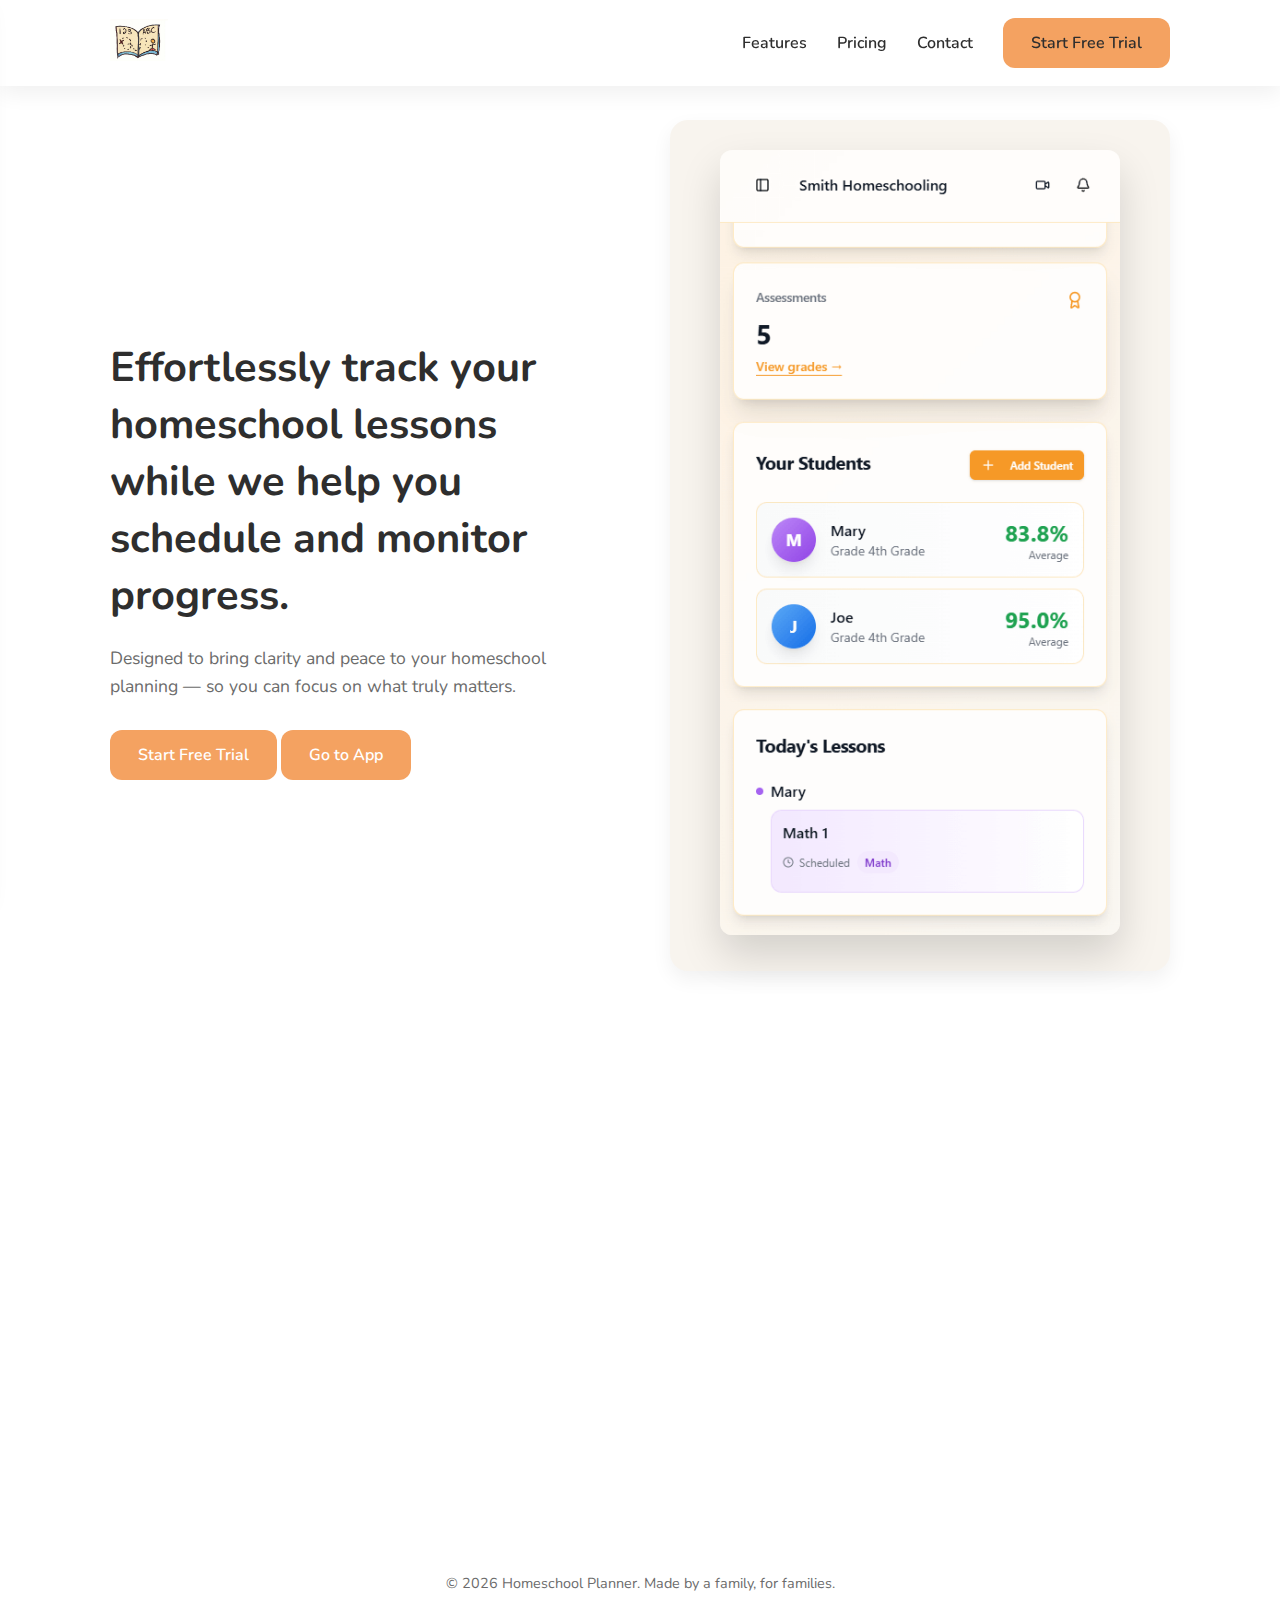
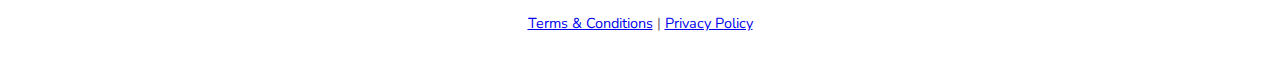
<file: index.html>
<!DOCTYPE html>
<html lang="en">
<head>
<meta charset="UTF-8">
<meta name="viewport" content="width=device-width, initial-scale=1.0">
<title>Homeschool Planner</title>

<link rel="preconnect" href="https://fonts.googleapis.com">
<link rel="stylesheet" href="styles.css?v=1.1">
<link rel="manifest" href="/manifest.json">
<meta name="theme-color" content="#111111">
</head>

<body>

<!-- HEADER LOAD -->
<div id="header"></div>

<!-- HERO -->
<section class="hero container fade-in">
  
  <div class="hero-grid">

    <div class="hero-content">
      <h1>
        Effortlessly track your homeschool lessons while we help you schedule and monitor progress.
      </h1>

      <p>
        Designed to bring clarity and peace to your homeschool planning —
        so you can focus on what truly matters.
      </p>

      <a href="pricing.html" class="btn-primary">Start Free Trial</a>
      <a href="https://app.homeschoolflex.com/" class="btn-primary" target="_blank" rel="noopener noreferrer">Go to App</a>
    </div>

    <div class="hero-card">
      <div class="screenshot-container">
        <img src="images/AppST.png" alt="App Screenshot">
      </div>
    </div>

  </div>

</section>


<!-- FEATURES -->
<section id="features" class="container fade-in">
  <h2>Built to support your family’s learning journey.</h2>

  <div style="
    display:grid;
    grid-template-columns:repeat(auto-fit,minmax(250px,1fr));
    gap:30px;">
    
    <div style="
      background:white;
      padding:30px;
      border-radius:var(--radius-large);
      box-shadow:var(--shadow-soft);">
      <h3>Smart Scheduling</h3>
      <p>Easily plan and adjust lessons with flexibility.</p>
    </div>

    <div style="
      background:white;
      padding:30px;
      border-radius:var(--radius-large);
      box-shadow:var(--shadow-soft);">
      <h3>Clear Progress Tracking</h3>
      <p>Monitor growth and stay organized effortlessly.</p>
    </div>

    <div style="
      background:white;
      padding:30px;
      border-radius:var(--radius-large);
      box-shadow:var(--shadow-soft);">
      <h3>Designed for Families</h3>
      <p>Made by a family, for families.</p>
    </div>

  </div>
</section>

<!-- FINAL CTA -->
<section class="container fade-in" style="text-align:center;">
  <h2>Start your free trial today.</h2>
  <p>No credit card required.</p>
  <a href="pricing.html" class="btn-primary">Start Free Trial</a>
</section>

<!-- FOOTER LOAD -->
<div id="footer"></div>

<script src="main.js?v=1.1"></script>

</body>
</html>
</file>
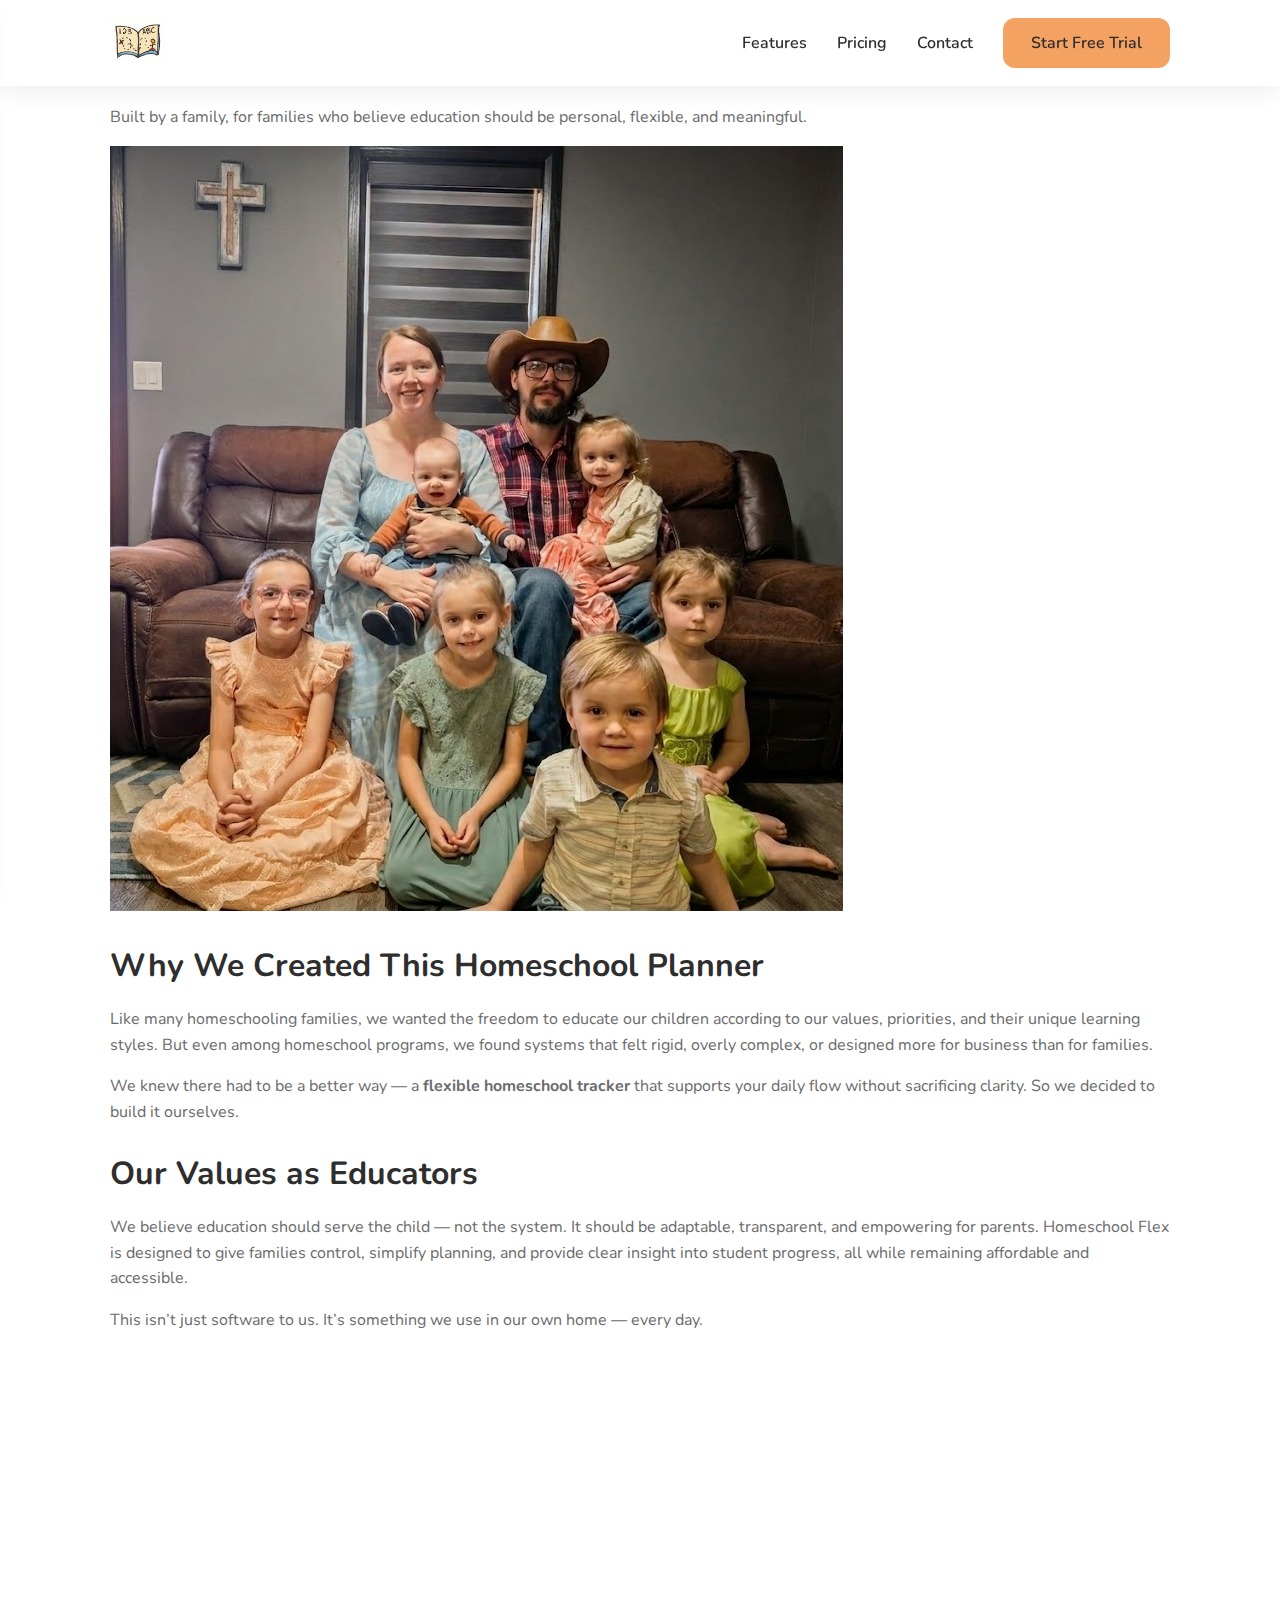
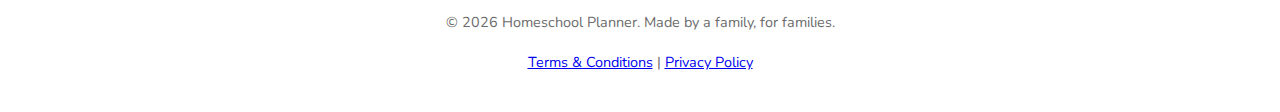
<file: about.html>
<!DOCTYPE html>
<html lang="en">
<head>
<meta charset="UTF-8">
<meta name="viewport" content="width=device-width, initial-scale=1.0">
<title>About Homeschool Flex | Built by a Homeschool Family</title>
<meta name="description" content="Learn the story behind Homeschool Flex, a homeschool planner built by a homeschooling family for flexible lesson planning and record keeping.">
<link rel="canonical" href="https://homeschoolflex.com/about.html">
<meta property="og:title" content="About Homeschool Flex">
<meta property="og:description" content="The story behind Homeschool Flex and the family values that shaped the planner.">
<meta property="og:type" content="article">
<meta property="og:url" content="https://homeschoolflex.com/about.html">
<meta property="og:image" content="https://homeschoolflex.com/images/family_final.jpg">
<meta property="og:image:alt" content="The homeschooling family behind Homeschool Flex">
<meta name="twitter:card" content="summary_large_image">
<meta name="twitter:title" content="About Homeschool Flex">
<meta name="twitter:description" content="The story behind Homeschool Flex and the family values that shaped the planner.">
<meta name="twitter:image" content="https://homeschoolflex.com/images/family_final.jpg">
<link rel="stylesheet" href="styles.css">
<link rel="icon" href="/favicon.ico" type="image/x-icon">
</head>

<body>

<div id="header"></div>

<section class="about-hero container fade-in">
  <h1>The Story Behind Homeschool Flex</h1>
  <p class="about-subtitle">
    Built by a family, for families who believe education should be personal, flexible, and meaningful.
  </p>
</section>

<section class="about-content container">

  <div class="about-grid">

    <div class="about-image">
      <img src="images/family_final.jpg" alt="The homeschooling family behind the Homeschool Flex planner">
    </div>

    <div class="about-text">
      <h2>Why We Created This Homeschool Planner</h2>
      <p>
        Like many homeschooling families, we wanted the freedom to educate our children
        according to our values, priorities, and their unique learning styles. 
        But even among homeschool programs, we found systems that felt rigid, 
        overly complex, or designed more for business than for families.
      </p>

      <p>
        We knew there had to be a better way — a <strong>flexible homeschool tracker</strong> that supports your daily flow
        without sacrificing clarity. So we decided to build it ourselves.
      </p>

      <h2>Our Values as Educators</h2>
      <p>
        We believe education should serve the child — not the system. 
        It should be adaptable, transparent, and empowering for parents. 
        Homeschool Flex is designed to give families control, 
        simplify planning, and provide clear insight into student progress, 
        all while remaining affordable and accessible.
      </p>

      <p>
        This isn’t just software to us. 
        It’s something we use in our own home — every day.
      </p>
    </div>

  </div>

</section>

<section class="container fade-in" style="text-align:center;">
  <h2>Join Our Family of Homeschoolers</h2>
  <p>Start your 60-day free trial and experience the difference today.</p>
  <a href="pricing.html" class="btn-primary">Start Free Trial</a>
  <p class="no-card-note">No credit card required for free trial.</p>
</section>

<div id="footer"></div>

<script src="main.js"></script>

</body>
</html>
</file>
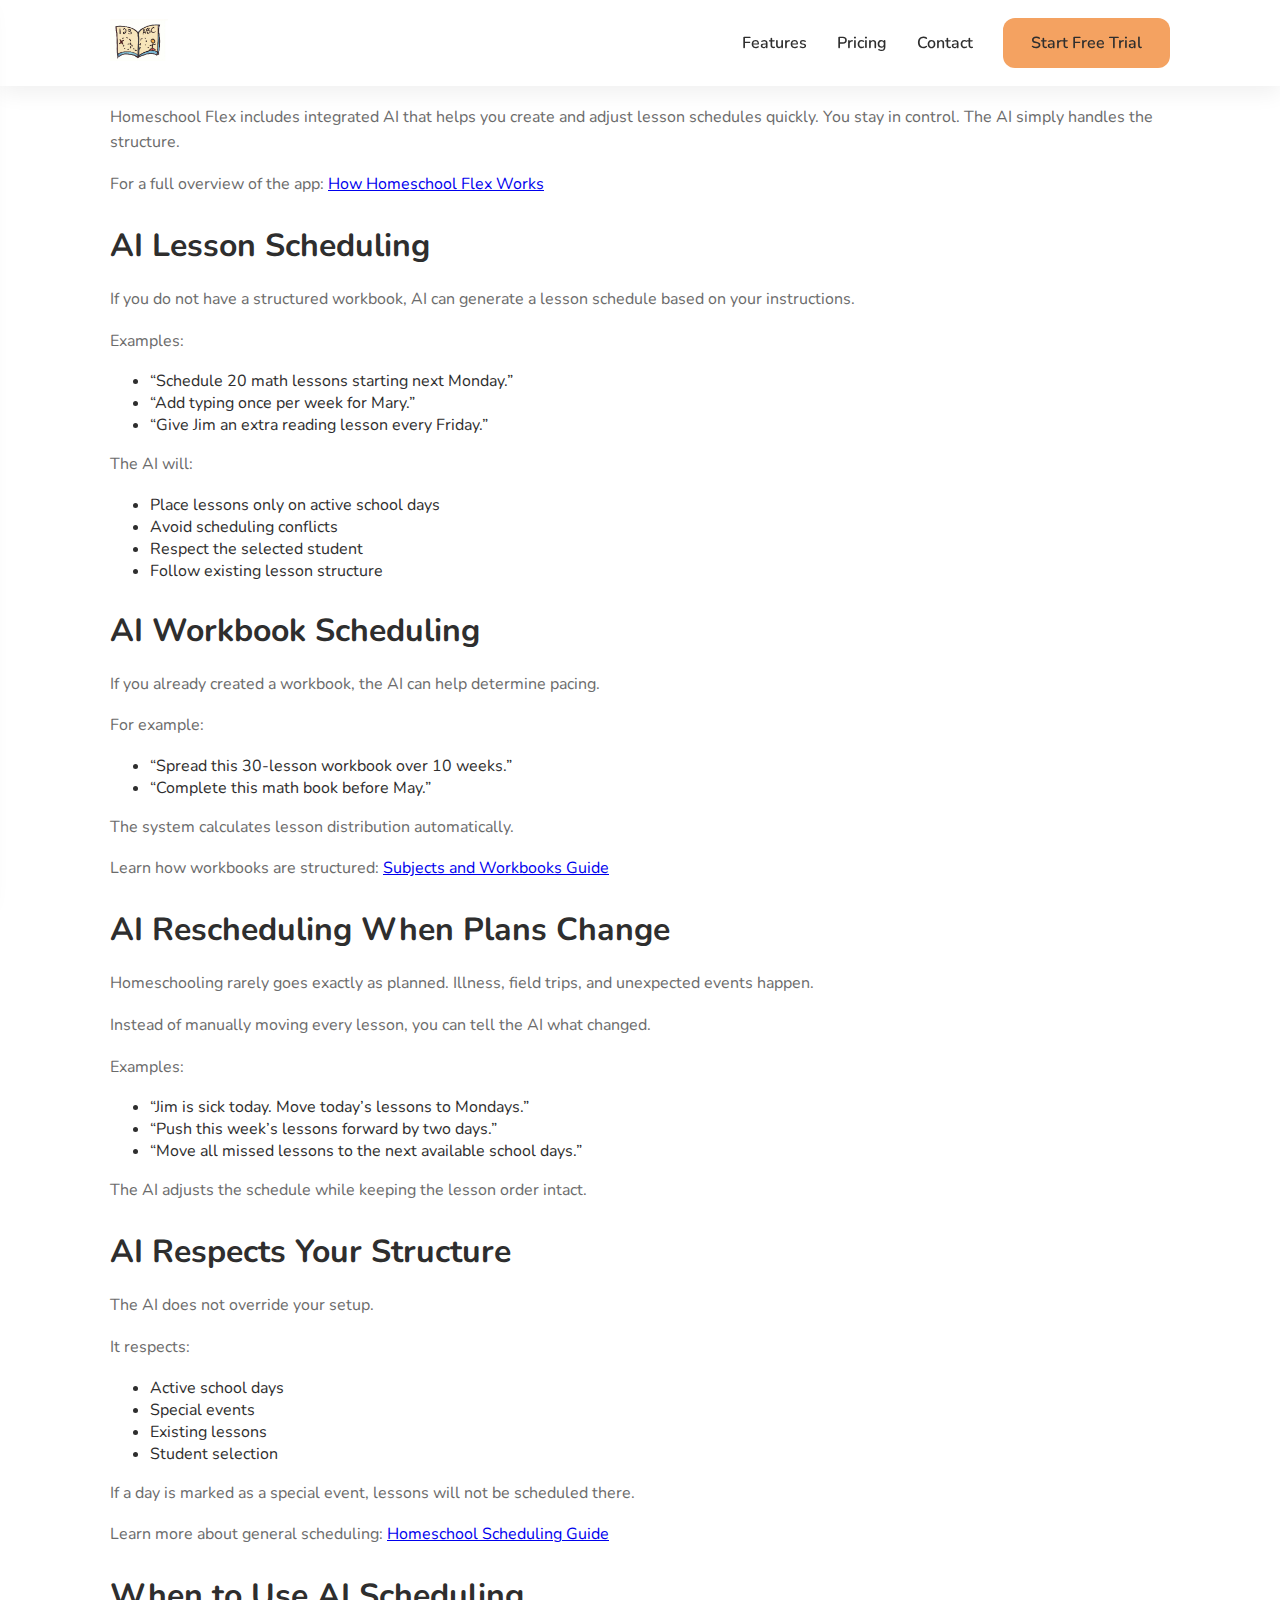
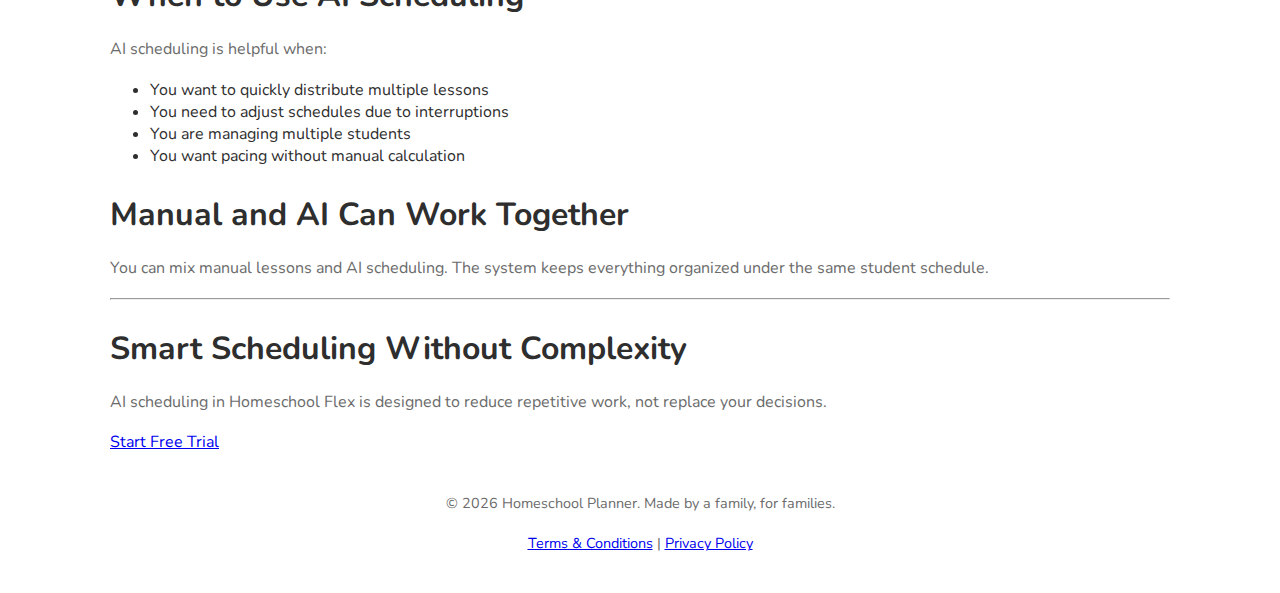
<file: ai-homeschool-scheduling.html>
<!DOCTYPE html>
<html lang="en">
<head>
  <meta charset="UTF-8">
  <title>AI Homeschool Scheduling | Smart Lesson Planning</title>
  <meta name="description" content="Use AI to schedule and reschedule homeschool lessons. Automatically plan workbooks, create custom lesson sequences, and adjust schedules when life changes.">
  <meta name="viewport" content="width=device-width, initial-scale=1.0">
  <link rel="stylesheet" href="styles.css">
</head>

<body>

  <div id="header"></div>

  <main class="container">

    <h1>AI Homeschool Scheduling</h1>

    <p>
      Homeschool Flex includes integrated AI that helps you create and adjust lesson schedules quickly.
      You stay in control. The AI simply handles the structure.
    </p>

    <p>
      For a full overview of the app:
      <a href="homeschool-flex-overview.html">How Homeschool Flex Works</a>
    </p>

    <h2>AI Lesson Scheduling</h2>

    <p>
      If you do not have a structured workbook, AI can generate a lesson schedule based on your instructions.
    </p>

    <p>Examples:</p>

    <ul>
      <li>“Schedule 20 math lessons starting next Monday.”</li>
      <li>“Add typing once per week for Mary.”</li>
      <li>“Give Jim an extra reading lesson every Friday.”</li>
    </ul>

    <p>
      The AI will:
    </p>

    <ul>
      <li>Place lessons only on active school days</li>
      <li>Avoid scheduling conflicts</li>
      <li>Respect the selected student</li>
      <li>Follow existing lesson structure</li>
    </ul>

    <h2>AI Workbook Scheduling</h2>

    <p>
      If you already created a workbook, the AI can help determine pacing.
    </p>

    <p>
      For example:
    </p>

    <ul>
      <li>“Spread this 30-lesson workbook over 10 weeks.”</li>
      <li>“Complete this math book before May.”</li>
    </ul>

    <p>
      The system calculates lesson distribution automatically.
    </p>

    <p>
      Learn how workbooks are structured:
      <a href="subjects-and-workbooks.html">Subjects and Workbooks Guide</a>
    </p>

    <h2>AI Rescheduling When Plans Change</h2>

    <p>
      Homeschooling rarely goes exactly as planned.
      Illness, field trips, and unexpected events happen.
    </p>

    <p>
      Instead of manually moving every lesson, you can tell the AI what changed.
    </p>

    <p>Examples:</p>

    <ul>
      <li>“Jim is sick today. Move today’s lessons to Mondays.”</li>
      <li>“Push this week’s lessons forward by two days.”</li>
      <li>“Move all missed lessons to the next available school days.”</li>
    </ul>

    <p>
      The AI adjusts the schedule while keeping the lesson order intact.
    </p>

    <h2>AI Respects Your Structure</h2>

    <p>
      The AI does not override your setup.
    </p>

    <p>
      It respects:
    </p>

    <ul>
      <li>Active school days</li>
      <li>Special events</li>
      <li>Existing lessons</li>
      <li>Student selection</li>
    </ul>

    <p>
      If a day is marked as a special event, lessons will not be scheduled there.
    </p>

    <p>
      Learn more about general scheduling:
      <a href="homeschool-scheduling-guide.html">Homeschool Scheduling Guide</a>
    </p>

    <h2>When to Use AI Scheduling</h2>

    <p>
      AI scheduling is helpful when:
    </p>

    <ul>
      <li>You want to quickly distribute multiple lessons</li>
      <li>You need to adjust schedules due to interruptions</li>
      <li>You are managing multiple students</li>
      <li>You want pacing without manual calculation</li>
    </ul>

    <h2>Manual and AI Can Work Together</h2>

    <p>
      You can mix manual lessons and AI scheduling.
      The system keeps everything organized under the same student schedule.
    </p>

    <hr>

    <h2>Smart Scheduling Without Complexity</h2>

    <p>
      AI scheduling in Homeschool Flex is designed to reduce repetitive work,
      not replace your decisions.
    </p>

    <a href="signup.html" class="cta-button">Start Free Trial</a>

  </main>

  <div id="footer"></div>

  <script src="main.js"></script>

</body>
</html>
</file>
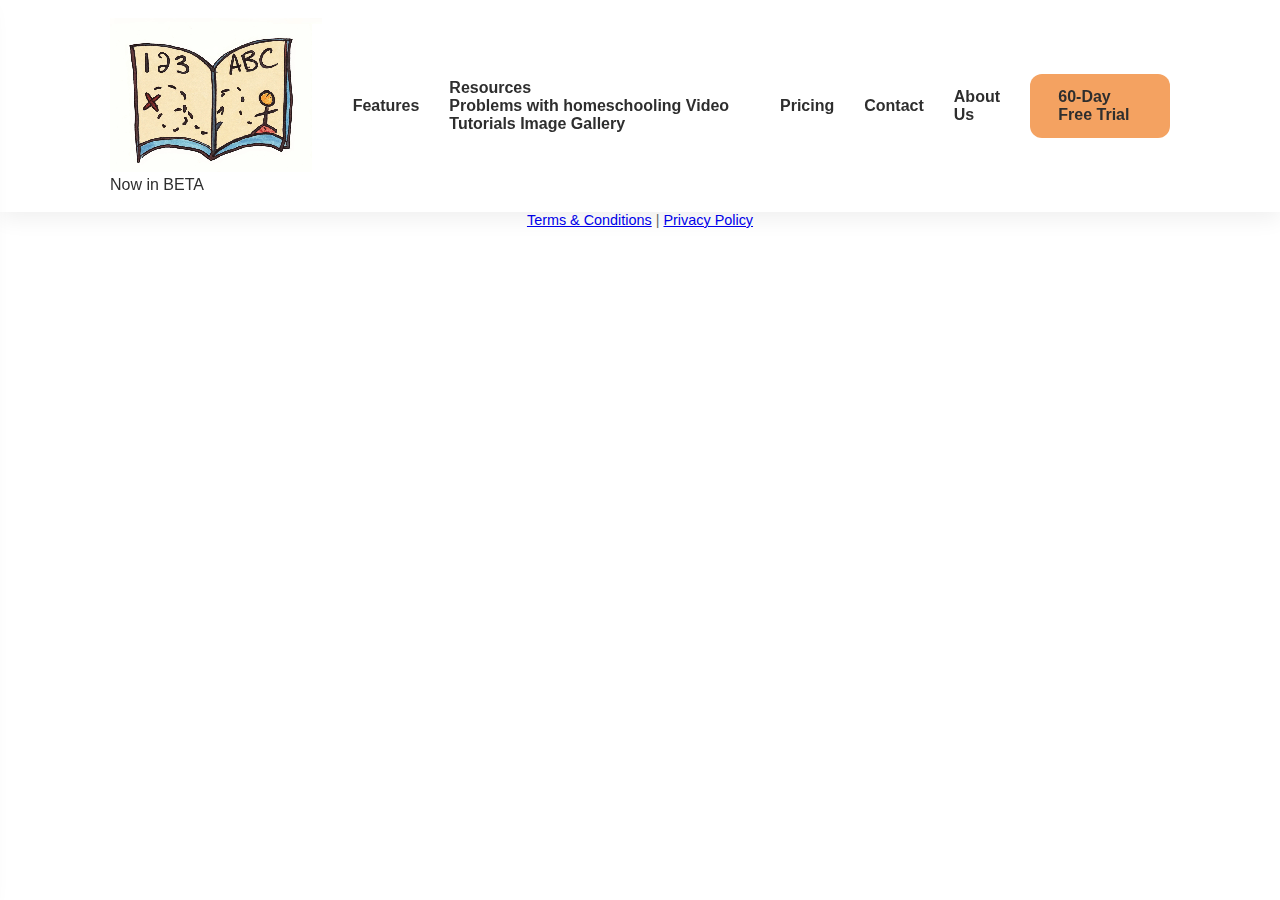
<file: build-your-own-curriculum.html>
<!DOCTYPE html>
<html lang="en">
<head>
<meta charset="UTF-8">
<meta name="viewport" content="width=device-width, initial-scale=1.0">
<title>I See a Lot of Curriculums but I Want to Build My Own for Each Child | Homeschool Flex</title>
<meta name="description" content="">
<link rel="canonical" href="https://homeschoolflex.com/build-your-own-curriculum.html">
<meta property="og:title" content="I See a Lot of Curriculums but I Want to Build My Own for Each Child | Homeschool Flex">
<meta property="og:description" content="">
<meta property="og:type" content="website">
<meta property="og:url" content="https://homeschoolflex.com/build-your-own-curriculum.html">
<meta property="og:image" content="https://homeschoolflex.com/images/AppST.png">
<meta property="og:image:alt" content="Homeschool Flex dashboard">
<meta name="twitter:card" content="summary_large_image">
<meta name="twitter:title" content="I See a Lot of Curriculums but I Want to Build My Own for Each Child | Homeschool Flex">
<meta name="twitter:description" content="">
<meta name="twitter:image" content="https://homeschoolflex.com/images/AppST.png">
<link rel="stylesheet" href="styles.css?v=1.3">
<link rel="icon" href="/favicon.ico" type="image/x-icon">
<link rel="icon" type="image/png" sizes="32x32" href="/favicon.png">
<link rel="apple-touch-icon" sizes="180x180" href="/apple-touch-icon.png">
</head>

<!-- Google tag (gtag.js) -->
<script async src="https://www.googletagmanager.com/gtag/js?id=G-HS7JVKZKE5"></script>
<script>
  window.dataLayer = window.dataLayer || [];
  function gtag(){dataLayer.push(arguments);} 
  gtag('js', new Date());

  gtag('config', 'G-HS7JVKZKE5');
</script>

<body>

<!-- HEADER LOAD -->
<div class="navbar">
  <div class="nav-inner">
    <div>
      <div class="logo-wrapper">
        <a href="index.html" class="logo-link">
          <img src="images/HSF_Icon.png" alt="Logo" class="logo-img">
        </a>
        <span class="beta-badge">Now in BETA</span>
      </div>
    </div>

    <div class="nav-links">
      <a href="index.html#features">Features</a>
      <div class="nav-dropdown">
        <a href="problems-with-homeschooling.html" class="nav-dropdown-toggle">Resources</a>
        <div class="nav-dropdown-menu">
          <a href="problems-with-homeschooling.html">Problems with homeschooling</a>
          <a href="videos.html">Video Tutorials</a>
          <a href="gallery.html">Image Gallery</a>
        </div>
      </div>
      <a href="pricing.html">Pricing</a>
      <a href="contact.html">Contact</a>
      <a href="about.html">About Us</a>
      <a href="pricing.html" class="btn-primary">60-Day Free Trial</a>
    </div>

    <button class="hamburger" type="button" aria-label="Toggle navigation menu" aria-controls="mobileMenu" aria-expanded="false">☰</button>
  </div>
</div>

<div class="mobile-menu" id="mobileMenu">
  <a href="index.html#features">Features</a>
  <details class="mobile-dropdown">
    <summary>Problems with homeschooling</summary>
    <a href="problems-with-homeschooling.html">Problems with homeschooling</a>
    <a href="videos.html">Video Tutorials</a>
    <a href="gallery.html">Image Gallery</a>
  </details>
  <a href="pricing.html">Pricing</a>
  <a href="contact.html">Contact</a>
  <a href="about.html">About Us</a>
  <a href="pricing.html" class="btn-primary">60-Day Free Trial</a>
</div>


<main>
  <section class="container" style="padding-top:140px;">
    <!-- Blank page content placeholder -->
  </section>
</main>

<!-- FOOTER LOAD -->
<div id="footer"></div>

<script src="main.js?v=1.2"></script>

</body>
</html>
</file>
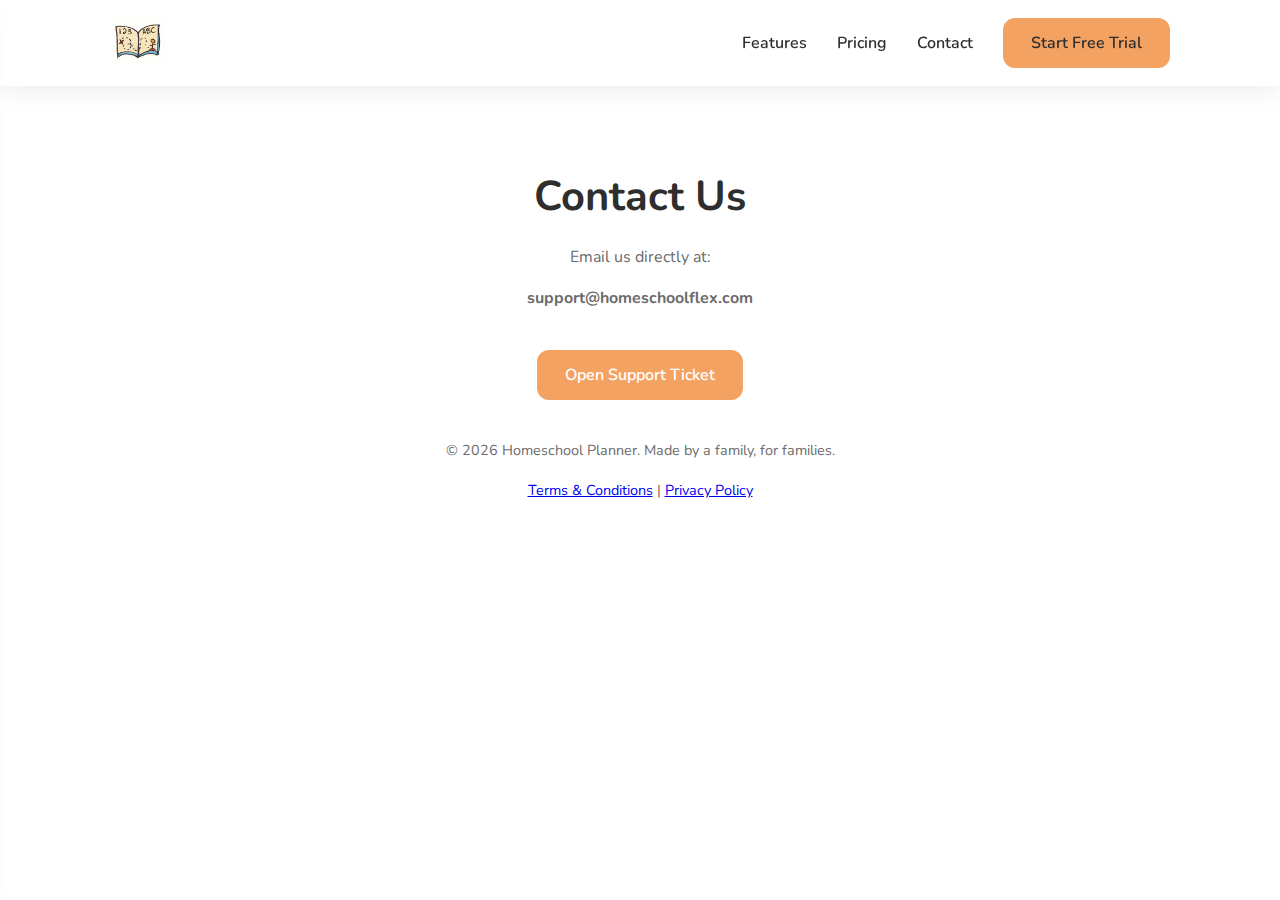
<file: contact.html>
<!DOCTYPE html>
<html lang="en">
<head>
<meta charset="UTF-8">
<meta name="viewport" content="width=device-width, initial-scale=1.0">
<title>Contact</title>
<link rel="stylesheet" href="styles.css?v=1.1">
</head>
<body>

<!-- HEADER LOAD -->
<div id="header"></div>

<section class="container fade-in" style="padding-top:140px;text-align:center;">
  <h1>Contact Us</h1>
  <p>Email us directly at:</p>
  <p><strong>support@homeschoolflex.com</strong></p>

  <br>
  <a href="https://app.homeschoolflex.com/support" class="btn-primary">Open Support Ticket</a>
  <!-- Base44 embed can go here -->
</section>

<!-- FOOTER LOAD -->
<div id="footer"></div>

<script src="main.js?v=1.1"></script>

</body>
</html>
</file>
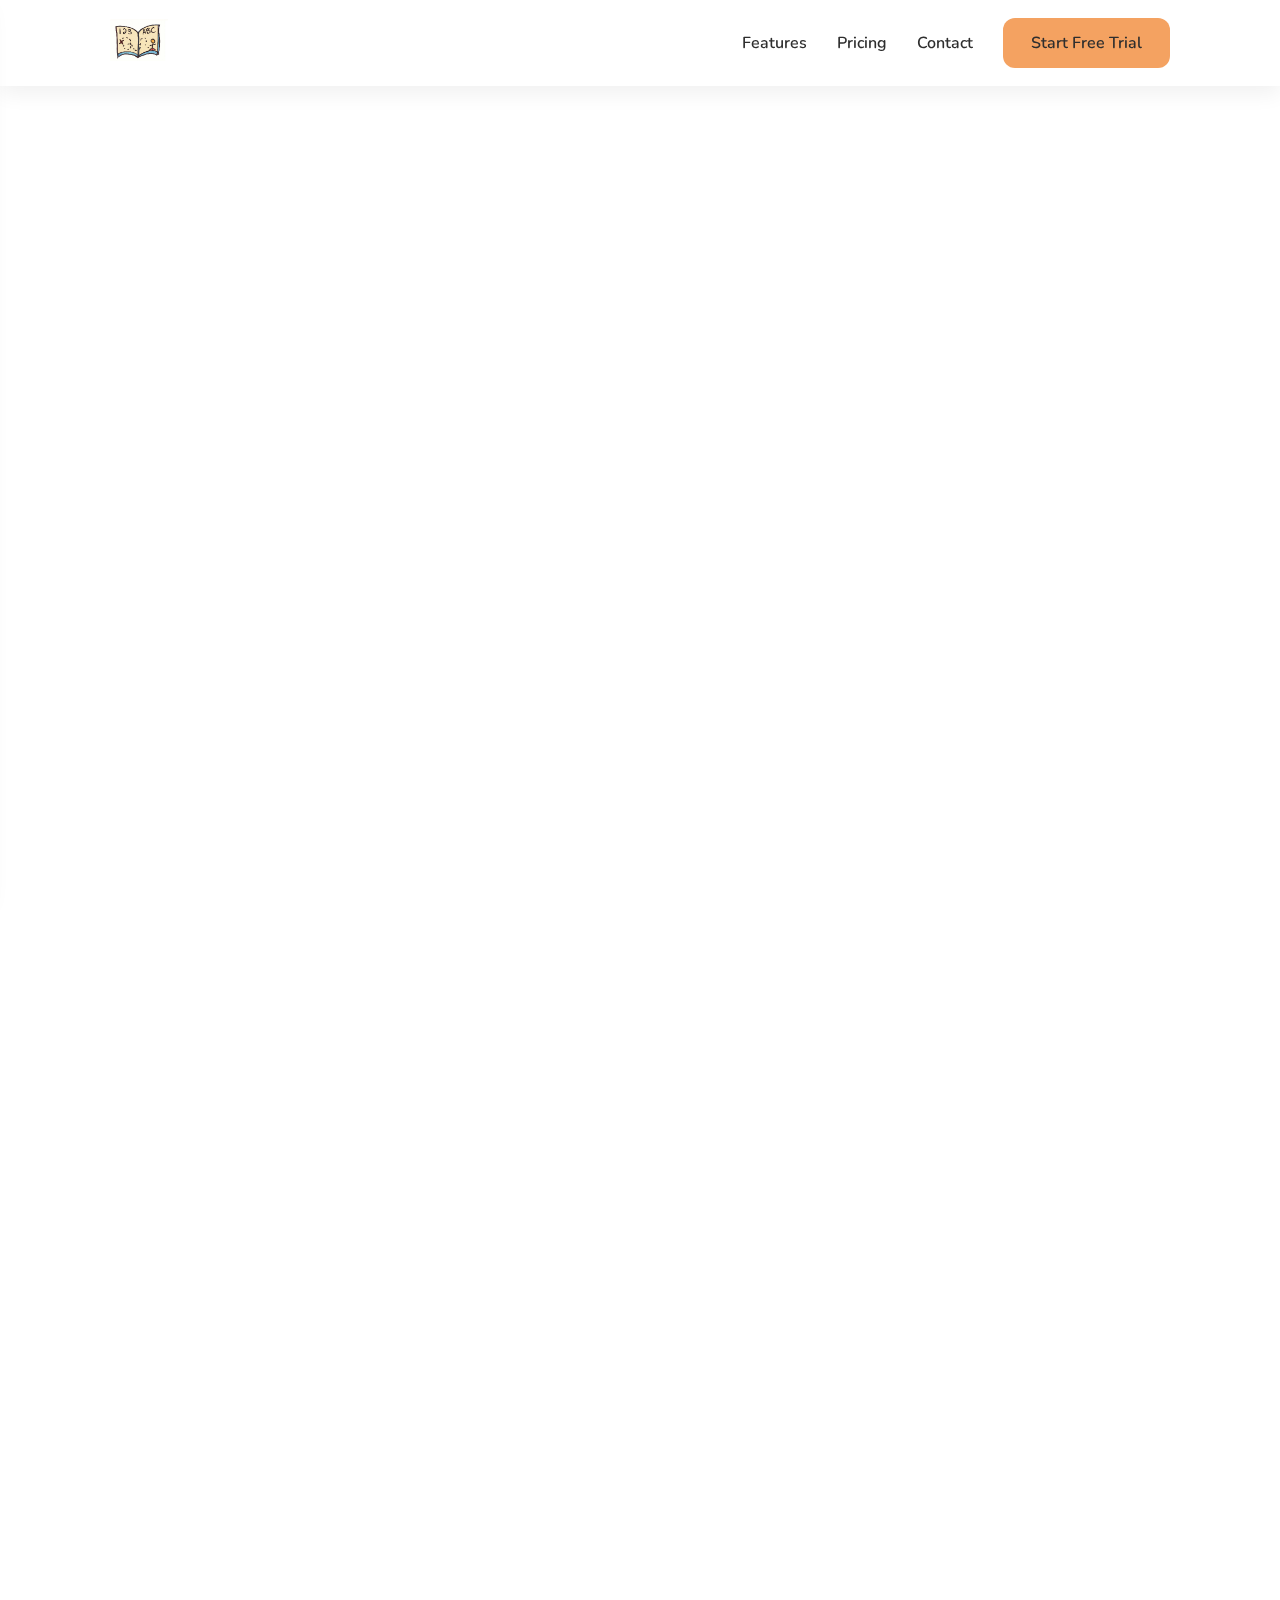
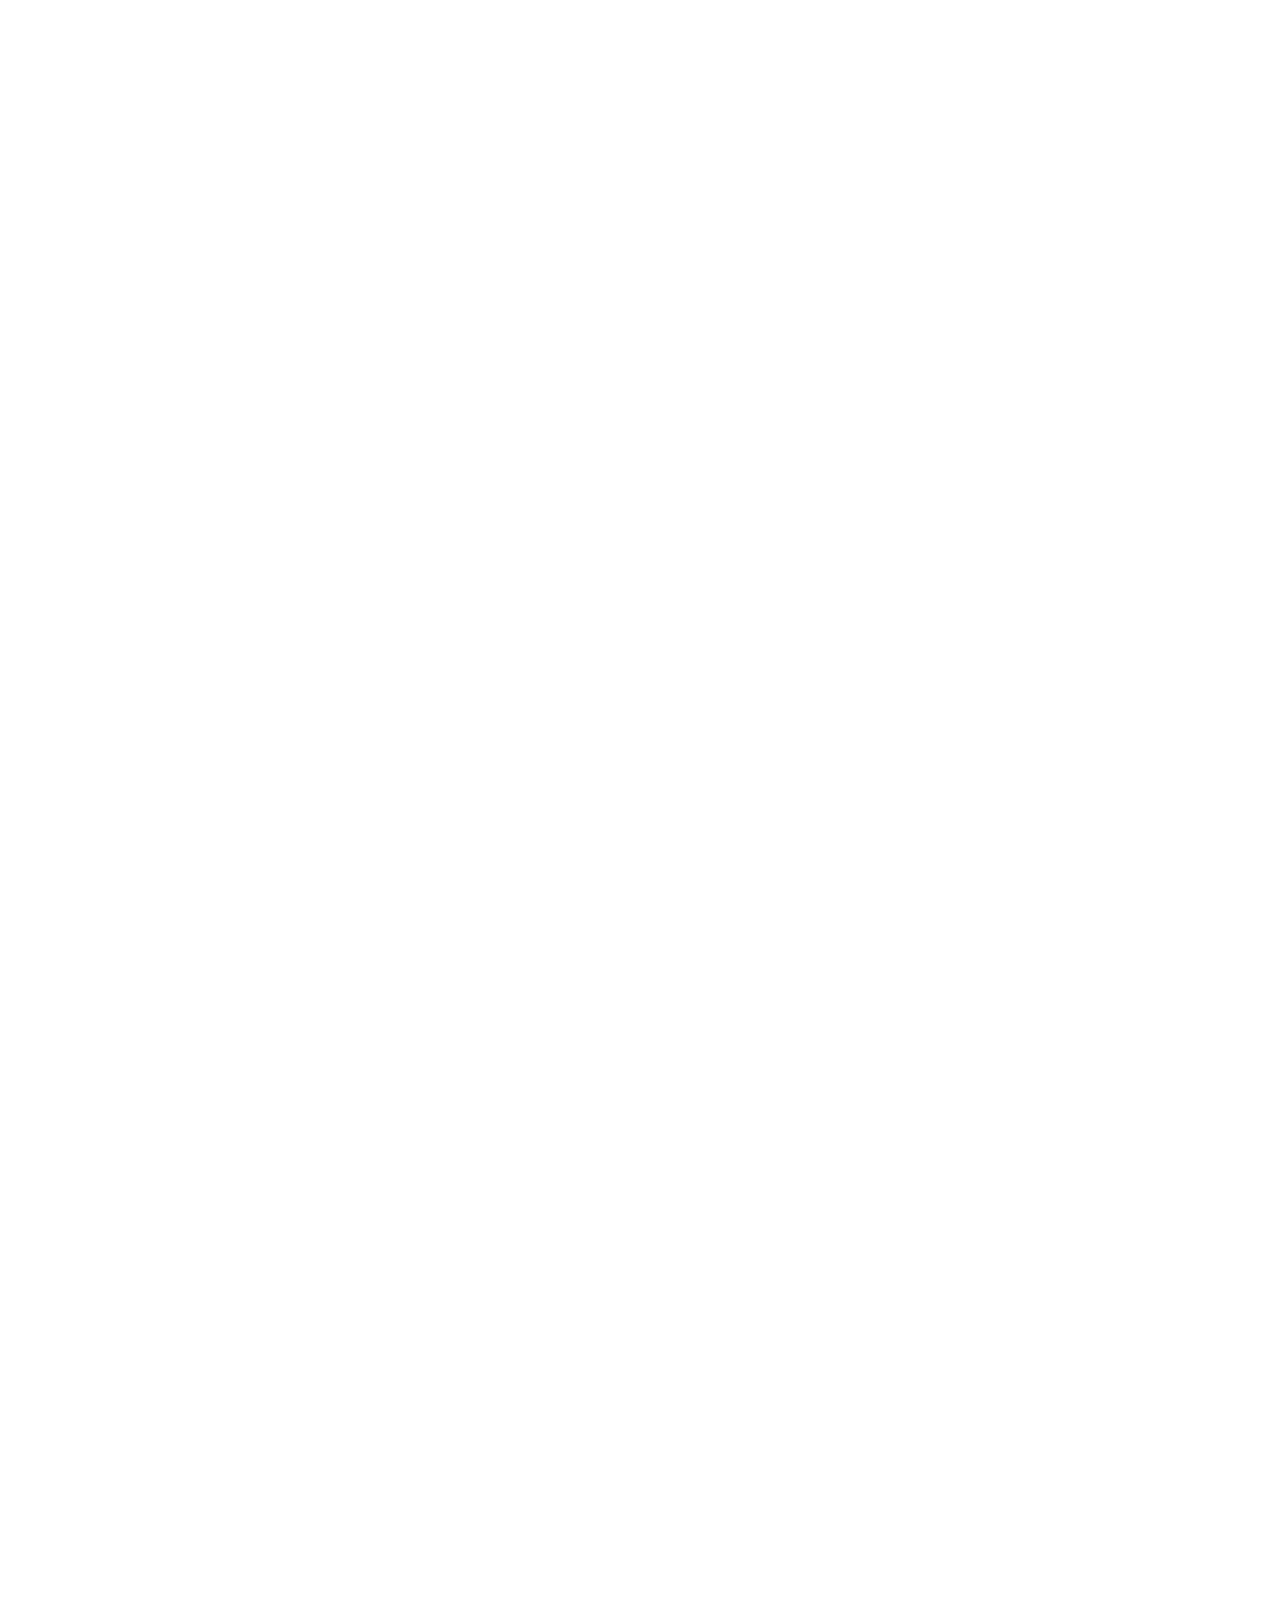
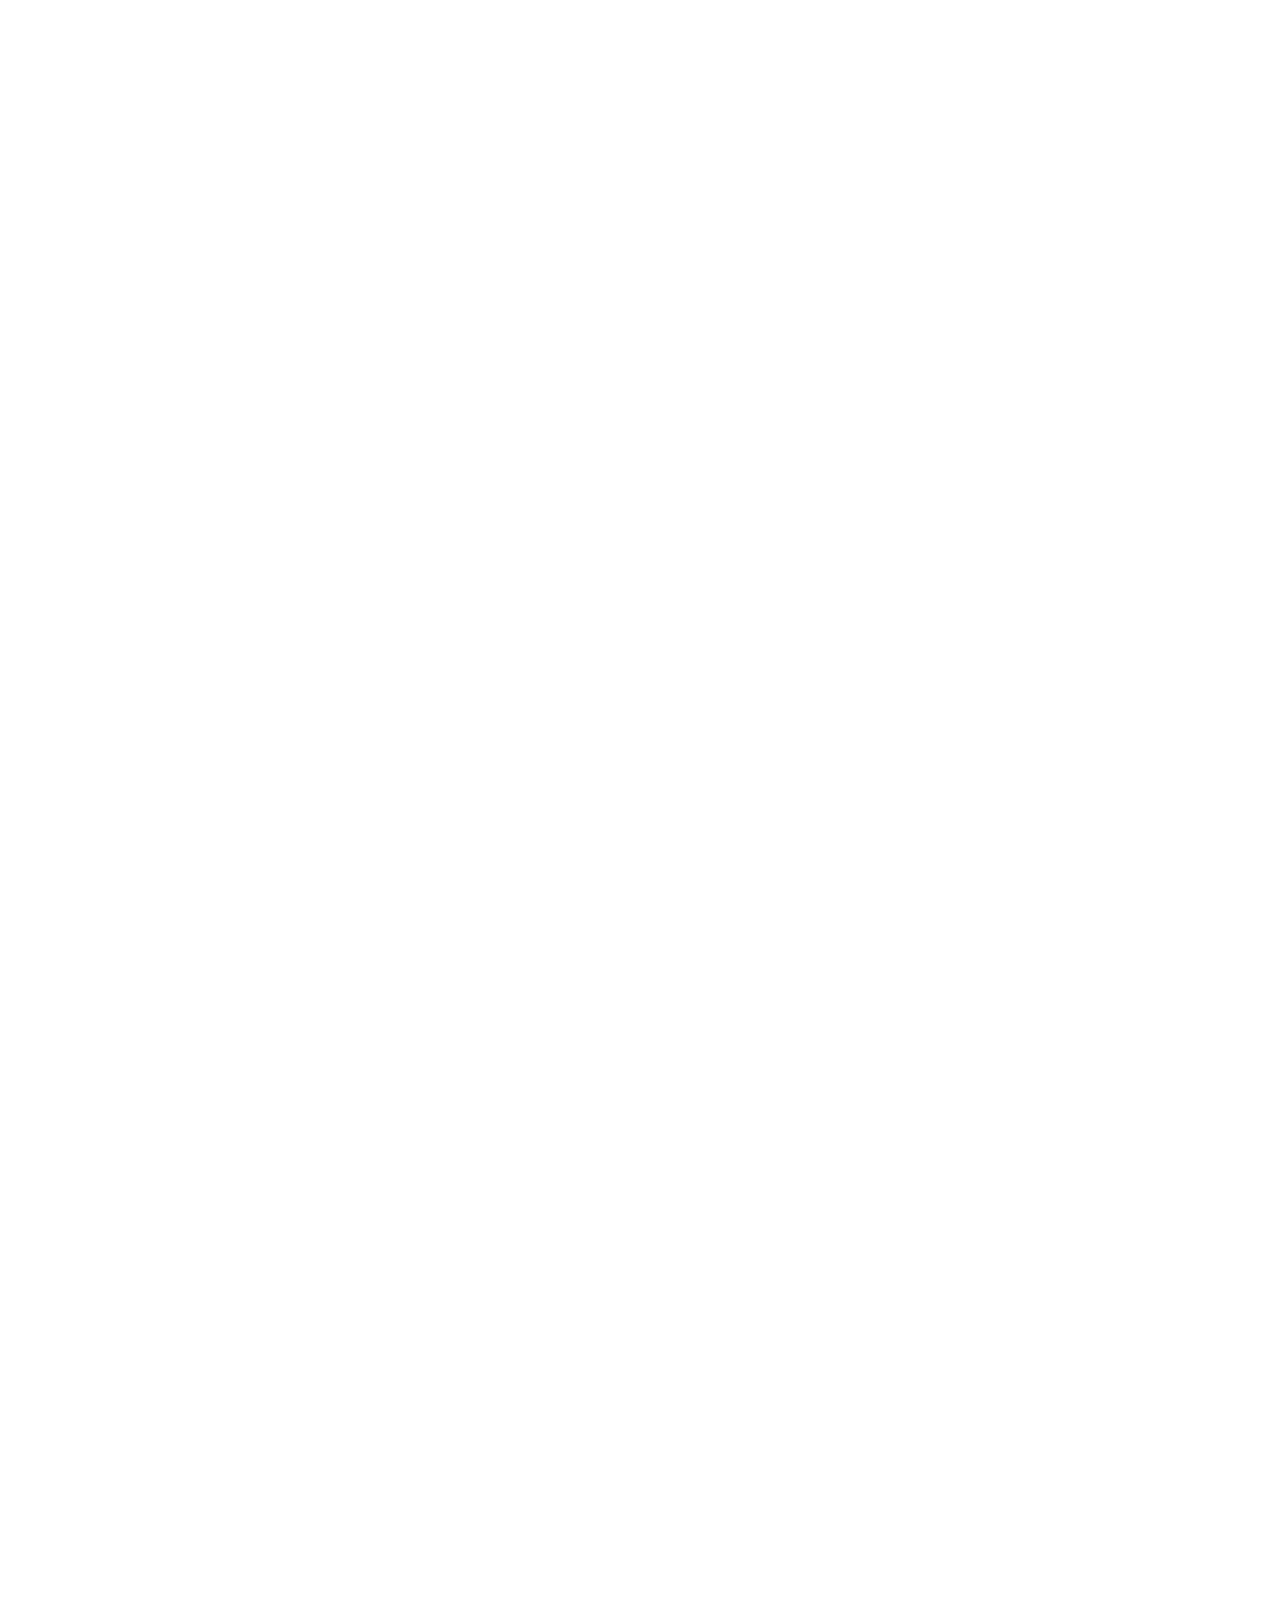
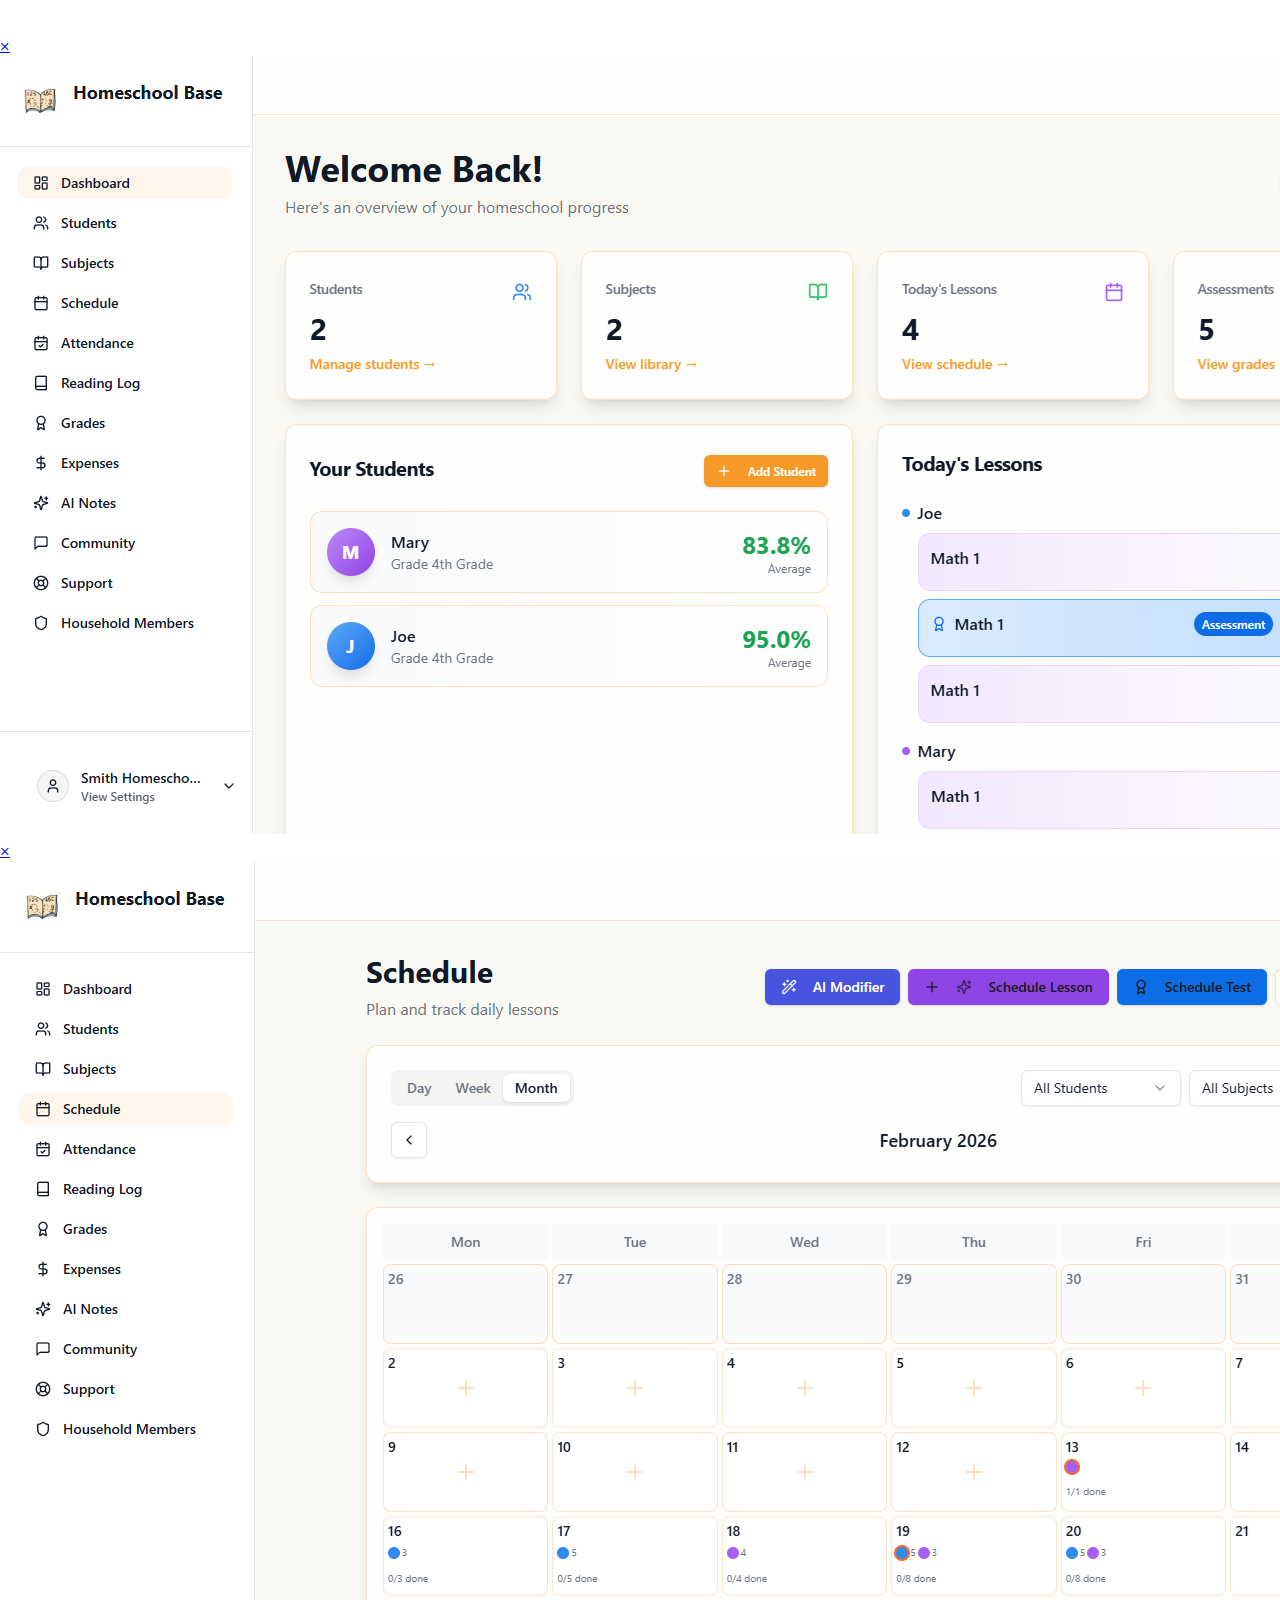
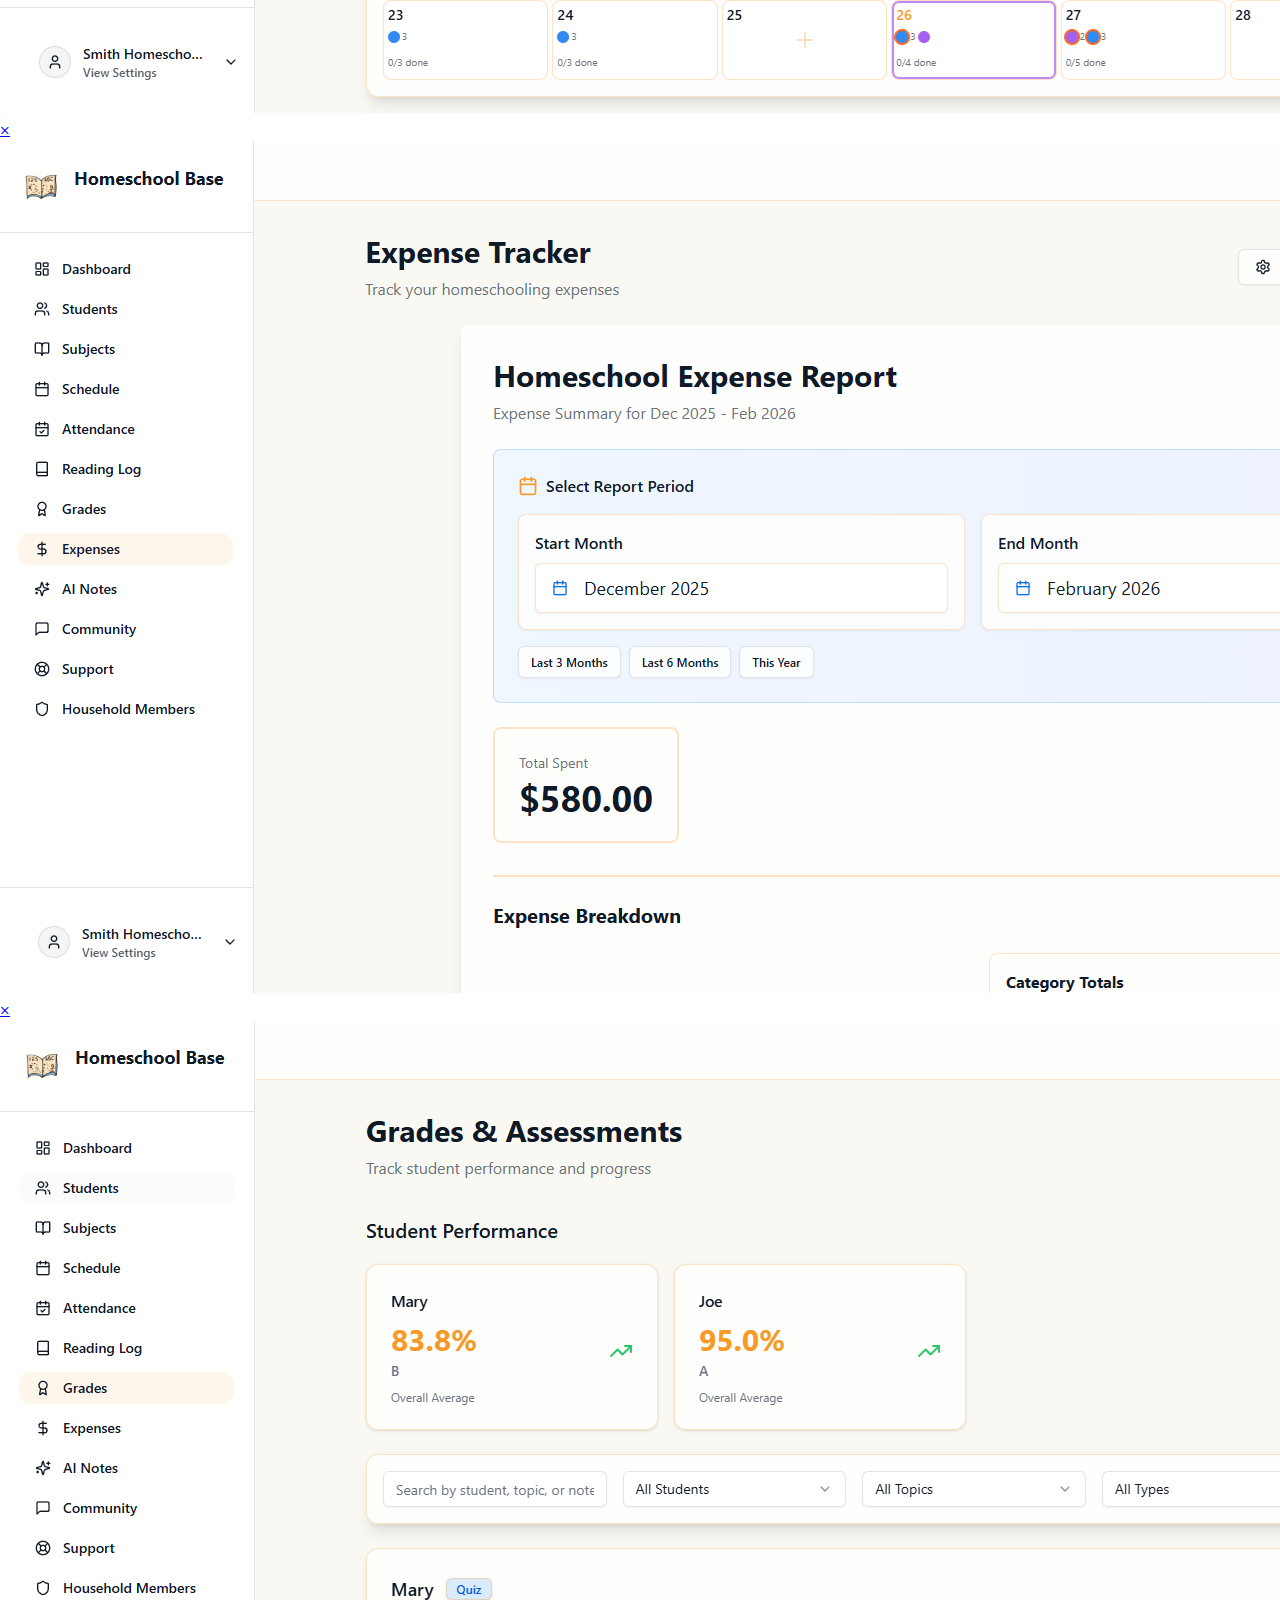
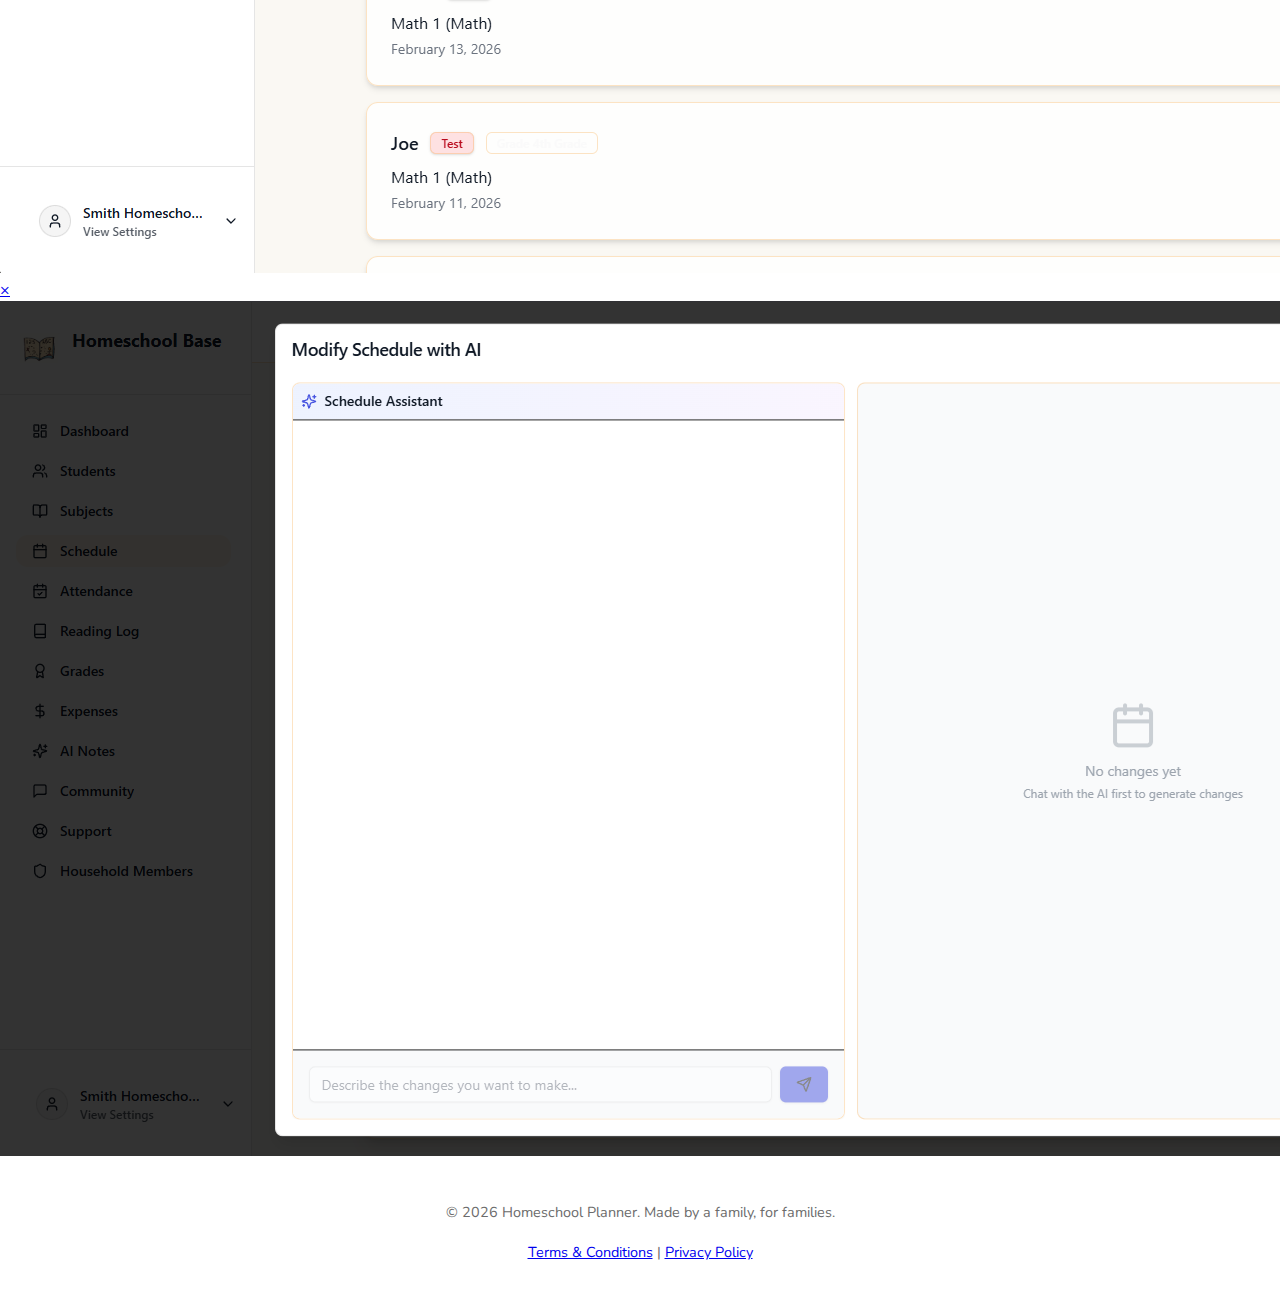
<file: gallery.html>
<!DOCTYPE html>
<html lang="en">
<head>
<meta charset="UTF-8">
<meta name="viewport" content="width=device-width, initial-scale=1.0">
<title>App Screenshots | Homeschool Planner</title>

<link rel="stylesheet" href="styles.css?v=1.2">
<link rel="icon" href="/favicon.ico" type="image/x-icon">
<link rel="icon" type="image/png" sizes="32x32" href="/favicon.png">
<link rel="apple-touch-icon" sizes="180x180" href="/apple-touch-icon.png">
</head>

<body>

  <div id="header"></div>

  <section class="container fade-in" style="padding-top:120px;">
    
    <h1 style="text-align:center; margin-bottom:20px;">
      Homeschool Planner Features & Interface Gallery
    </h1>

    <p style="text-align:center; margin-bottom:50px;">
      Explore the Homeschool Flex interface: a simple attendance tracker and lesson planner for families.
    </p>

    <div class="gallery-grid">

      <div>
        <a href="#img1">
          <img src="images/Dashboard.png" alt="Homeschool Flex family dashboard and student progress tracker">
        </a>
        <h3 class="lightbox-title">Family Dashboard</h3>
      </div>

      <div>
        <a href="#img2">
          <img src="images/Schedule.png" alt="Flexible homeschool lesson scheduling and calendar view">
        </a>
        <h3 class="lightbox-title">Smart Scheduling</h3>
      </div>

      <div>
        <a href="#img3">
          <img src="images/Expences.png" alt="Homeschool expense tracker and curriculum budgeting tool">
        </a>
        <h3 class="lightbox-title">Expense Tracking</h3>
      </div>

      <div>
        <a href="#img4">
          <img src="images/Grades.png" alt="Homeschool grade book and academic reporting interface">
        </a>
        <h3 class="lightbox-title">Grades & Reporting</h3>
      </div>

      <div>
        <a href="#img5">
          <img src="images/Modfy-AI.png" alt="AI-powered homeschool lesson assistant and curriculum modifier">
        </a>
        <h3 class="lightbox-title">Modify AI Assistant</h3>
      </div>

    </div>
  </section>

  <div class="lightbox" id="img1">
    <a href="#" class="close">&times;</a>
    <img src="images/Dashboard.png" alt="Digital homeschool dashboard view">
  </div>

  <div class="lightbox" id="img2">
    <a href="#" class="close">&times;</a>
    <img src="images/Schedule.png" alt="Lesson planning schedule interface">
  </div>

  <div class="lightbox" id="img3">
    <a href="#" class="close">&times;</a>
    <img src="images/Expences.png" alt="Homeschooling budget and expense tracker">
  </div>

  <div class="lightbox" id="img4">
    <a href="#" class="close">&times;</a>
    <img src="images/Grades.png" alt="Student grade tracking and reporting">
  </div>

  <div class="lightbox" id="img5">
    <a href="#" class="close">&times;</a>
    <img src="images/Modfy-AI.png" alt="AI tool for homeschooling flexibility">
  </div>

  <div id="footer"></div>

  <script src="main.js?v=1.2"></script>

</body>
</html>
</file>
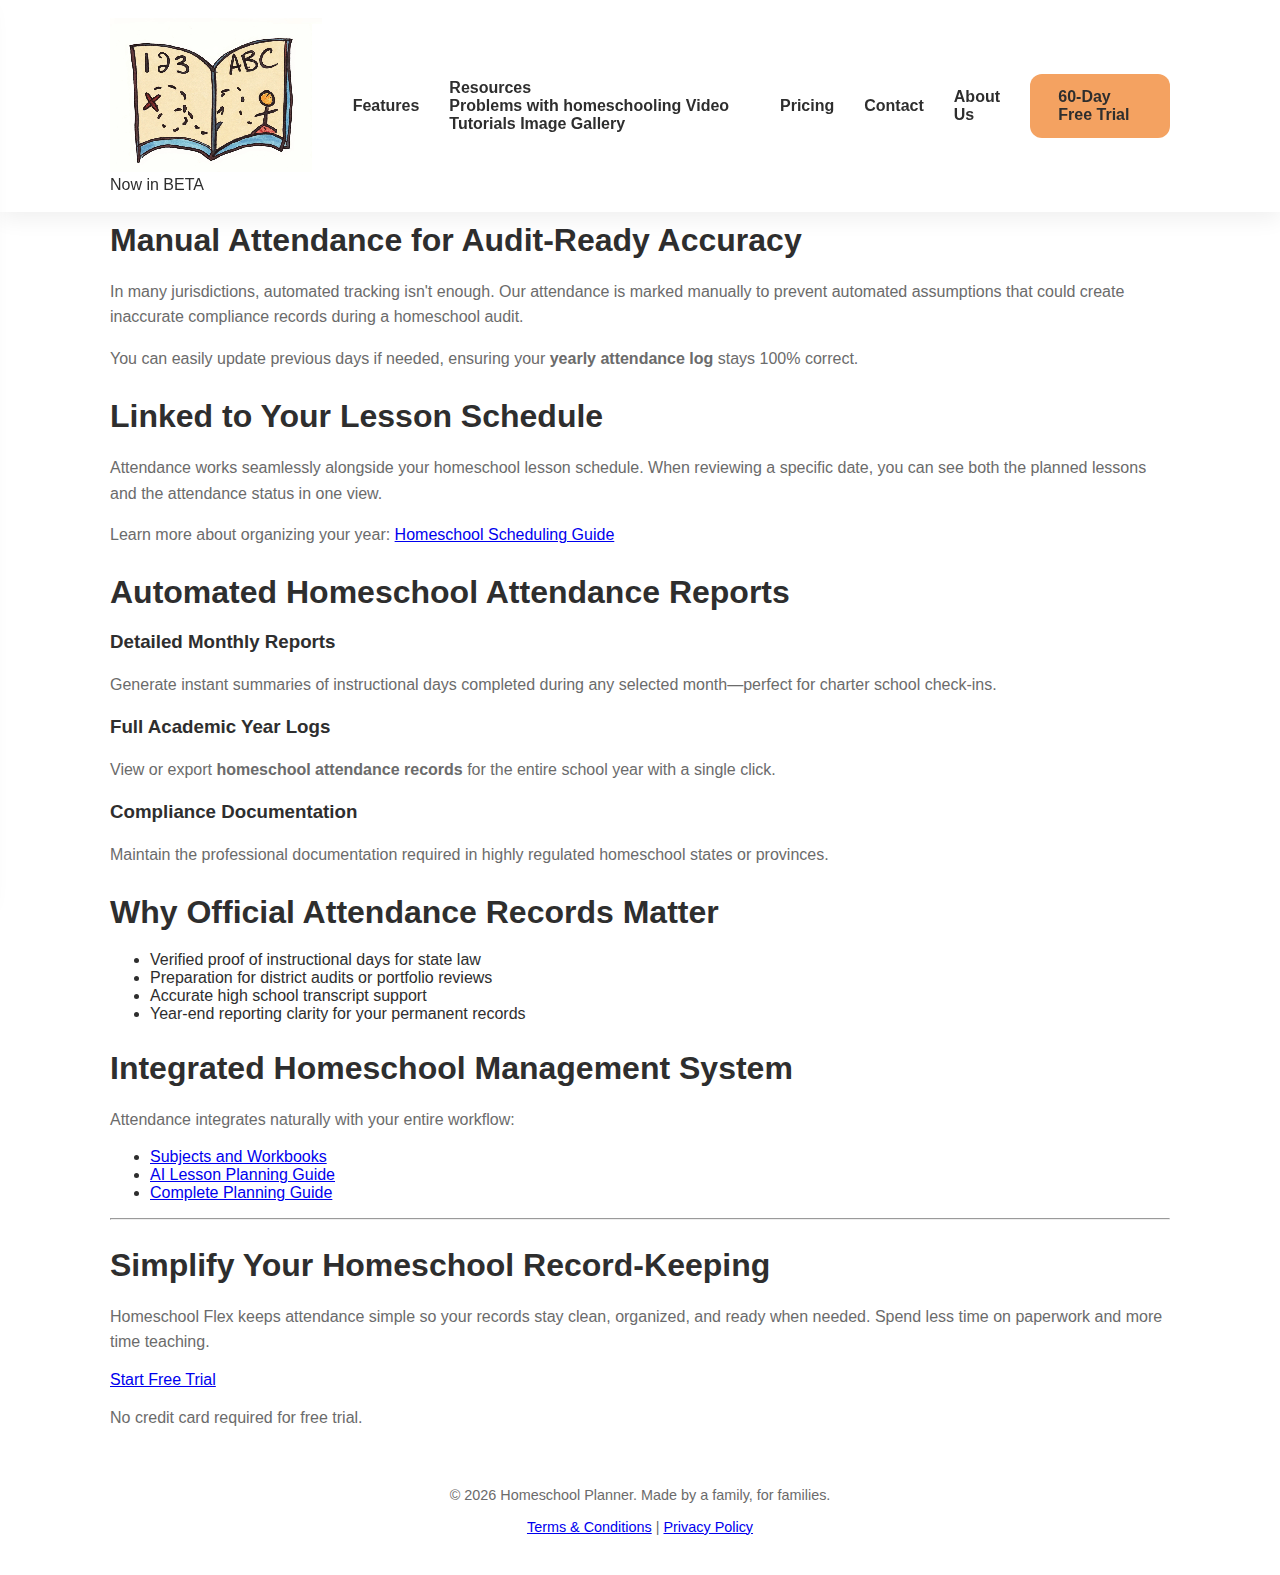
<file: homeschool-attendance.html>
<!DOCTYPE html>
<html lang="en">
<head>
<meta charset="UTF-8">
<meta name="viewport" content="width=device-width, initial-scale=1.0">
<title>Homeschool Attendance Tracking | Homeschool Flex</title>
<meta name="description" content="Track homeschool attendance easily. Record daily attendance, generate reports, and maintain compliant homeschool records using Homeschool Flex.">
<link rel="canonical" href="https://homeschoolflex.com/homeschool-attendance.html">
<meta property="og:title" content="Homeschool Attendance Tracking | Homeschool Flex">
<meta property="og:description" content="Track daily attendance, generate reports, and keep homeschool compliance records organized in Homeschool Flex.">
<meta property="og:type" content="article">
<meta property="og:url" content="https://homeschoolflex.com/homeschool-attendance.html">
<meta property="og:image" content="https://homeschoolflex.com/images/AppST.png">
<meta property="og:image:alt" content="Homeschool Flex attendance tracking">
<meta name="twitter:card" content="summary_large_image">
<meta name="twitter:title" content="Homeschool Attendance Tracking | Homeschool Flex">
<meta name="twitter:description" content="Track daily attendance, generate reports, and keep homeschool compliance records organized in Homeschool Flex.">
<meta name="twitter:image" content="https://homeschoolflex.com/images/AppST.png">

<link rel="stylesheet" href="styles.css?v=1.3">
<link rel="icon" href="/favicon.ico" type="image/x-icon">
<link rel="icon" type="image/png" sizes="32x32" href="/favicon.png">
<link rel="apple-touch-icon" sizes="180x180" href="/apple-touch-icon.png">
</head>

<body>

  <div class="navbar">
  <div class="nav-inner">
    <div>
      <div class="logo-wrapper">
        <a href="index.html" class="logo-link">
          <img src="images/HSF_Icon.png" alt="Logo" class="logo-img">
        </a>
        <span class="beta-badge">Now in BETA</span>
      </div>
    </div>

    <div class="nav-links">
      <a href="index.html#features">Features</a>
      <div class="nav-dropdown">
        <a href="problems-with-homeschooling.html" class="nav-dropdown-toggle">Resources</a>
        <div class="nav-dropdown-menu">
          <a href="problems-with-homeschooling.html">Problems with homeschooling</a>
          <a href="videos.html">Video Tutorials</a>
          <a href="gallery.html">Image Gallery</a>
        </div>
      </div>
      <a href="pricing.html">Pricing</a>
      <a href="contact.html">Contact</a>
      <a href="about.html">About Us</a>
      <a href="pricing.html" class="btn-primary">60-Day Free Trial</a>
    </div>

    <button class="hamburger" type="button" aria-label="Toggle navigation menu" aria-controls="mobileMenu" aria-expanded="false">☰</button>
  </div>
</div>

<div class="mobile-menu" id="mobileMenu">
  <a href="index.html#features">Features</a>
  <details class="mobile-dropdown">
    <summary>Problems with homeschooling</summary>
    <a href="problems-with-homeschooling.html">Problems with homeschooling</a>
    <a href="videos.html">Video Tutorials</a>
    <a href="gallery.html">Image Gallery</a>
  </details>
  <a href="pricing.html">Pricing</a>
  <a href="contact.html">Contact</a>
  <a href="about.html">About Us</a>
  <a href="pricing.html" class="btn-primary">60-Day Free Trial</a>
</div>


  <main class="container">

    <h1>Homeschool Attendance Tracking & State Compliance</h1>

    <p>
      Attendance tracking in Homeschool Flex is designed to be accurate, simple, and compliant with state regulations. 
      You remain in full control of marking attendance to ensure your academic records reflect reality.
    </p>

    <h2>Manual Attendance for Audit-Ready Accuracy</h2>
    <p>
      In many jurisdictions, automated tracking isn't enough. Our attendance is marked manually to prevent 
      automated assumptions that could create inaccurate compliance records during a homeschool audit.
    </p>

    <p>
      You can easily update previous days if needed, ensuring your <strong>yearly attendance log</strong> stays 100% correct.
    </p>

    <h2>Linked to Your Lesson Schedule</h2>
    <p>
      Attendance works seamlessly alongside your homeschool lesson schedule. 
      When reviewing a specific date, you can see both the planned lessons and the attendance status in one view.
    </p>

    <p>
      Learn more about organizing your year: 
      <a href="homeschool-scheduling-guide.html">Homeschool Scheduling Guide</a>
    </p>

    <h2>Automated Homeschool Attendance Reports</h2>

    <h3>Detailed Monthly Reports</h3>
    <p>
      Generate instant summaries of instructional days completed during any selected month—perfect for charter school check-ins.
    </p>

    <h3>Full Academic Year Logs</h3>
    <p>
      View or export <strong>homeschool attendance records</strong> for the entire school year with a single click.
    </p>

    <h3>Compliance Documentation</h3>
    <p>
      Maintain the professional documentation required in highly regulated homeschool states or provinces.
    </p>

    <h2>Why Official Attendance Records Matter</h2>
    <ul>
      <li>Verified proof of instructional days for state law</li>
      <li>Preparation for district audits or portfolio reviews</li>
      <li>Accurate high school transcript support</li>
      <li>Year-end reporting clarity for your permanent records</li>
    </ul>

    <h2>Integrated Homeschool Management System</h2>
    <p>
      Attendance integrates naturally with your entire workflow:
    </p>

    <ul>
      <li><a href="subjects-and-workbooks.html">Subjects and Workbooks</a></li>
      <li><a href="ai-homeschool-scheduling.html">AI Lesson Planning Guide</a></li>
      <li><a href="homeschool-flex-overview.html">Complete Planning Guide</a></li>
    </ul>

    <hr>

    <h2>Simplify Your Homeschool Record-Keeping</h2>
    <p>
      Homeschool Flex keeps attendance simple so your records stay clean, 
      organized, and ready when needed. Spend less time on paperwork and more time teaching.
    </p>

    <a href="pricing.html" class="cta-button">Start Free Trial</a>
    <p class="no-card-note">No credit card required for free trial.</p>

  </main>

  <div id="footer"></div>

<script src="main.js?v=1.2"></script>

</body>
</html>
</file>
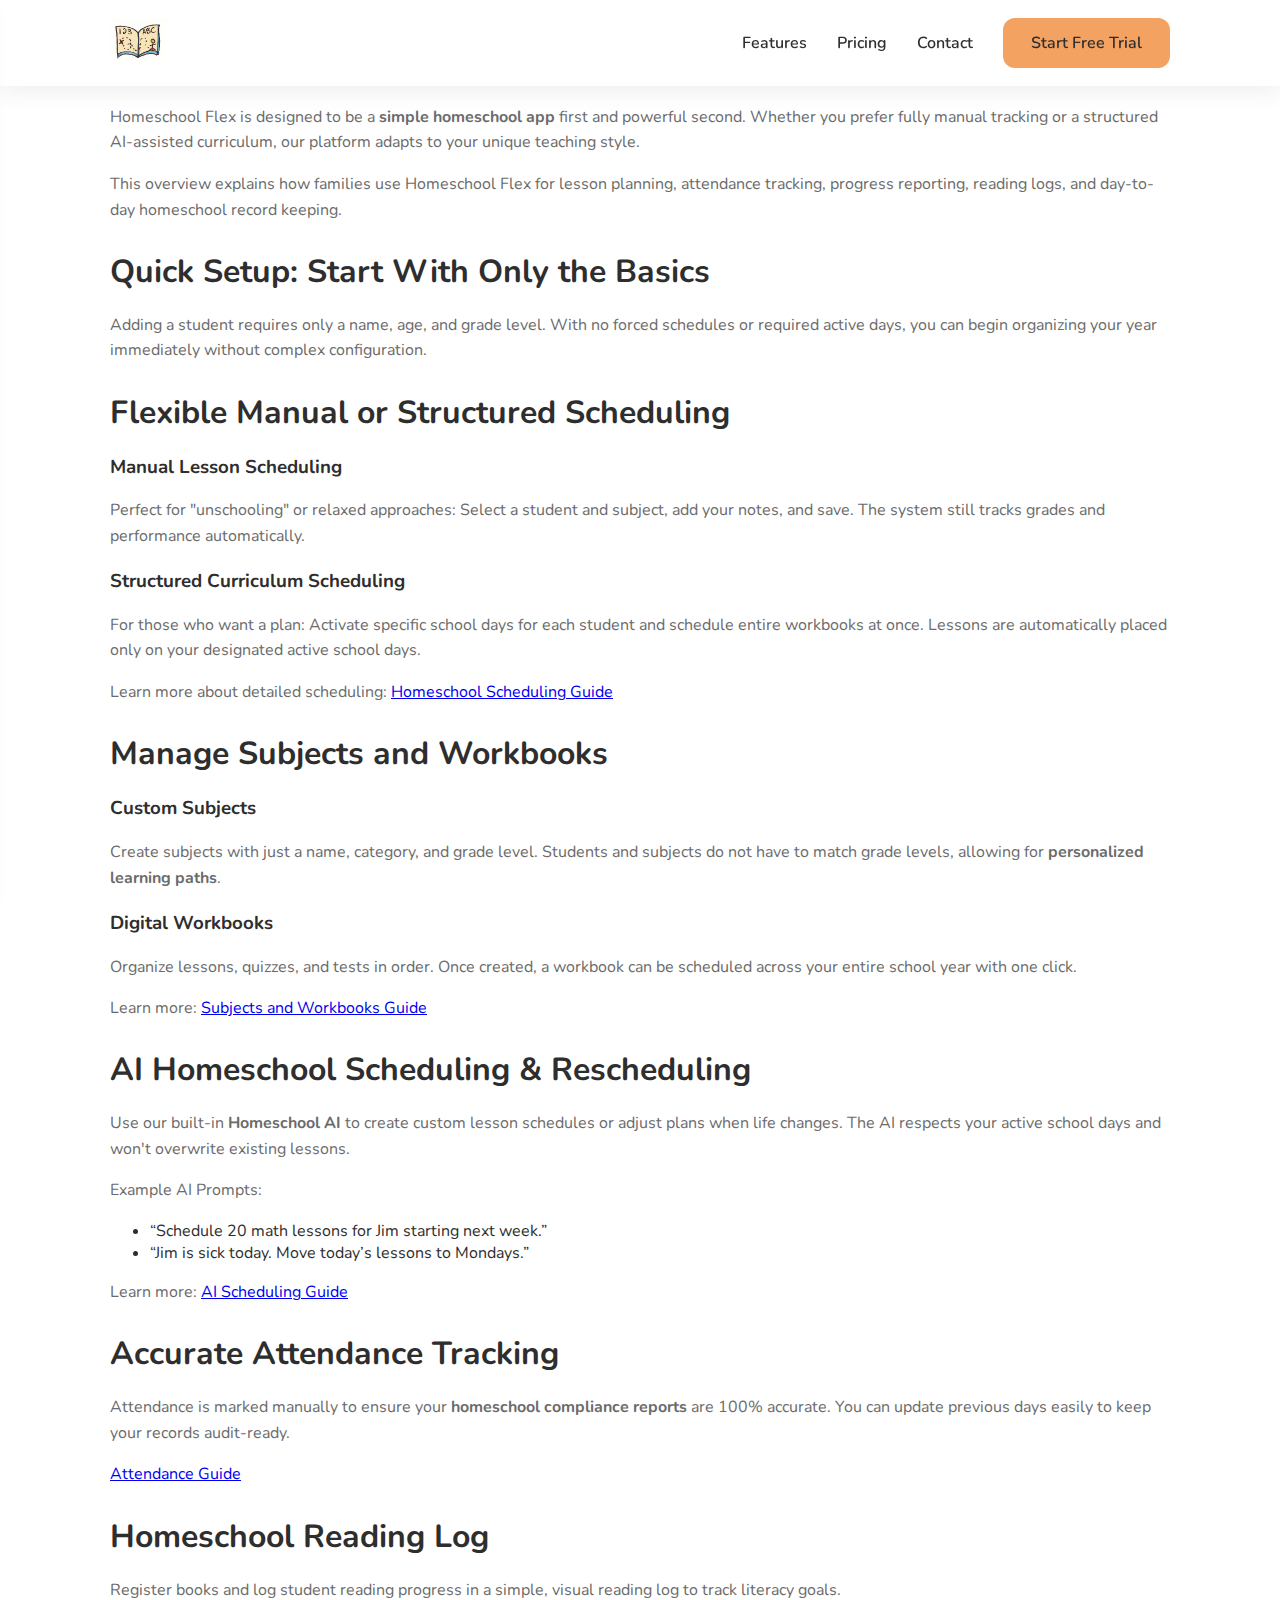
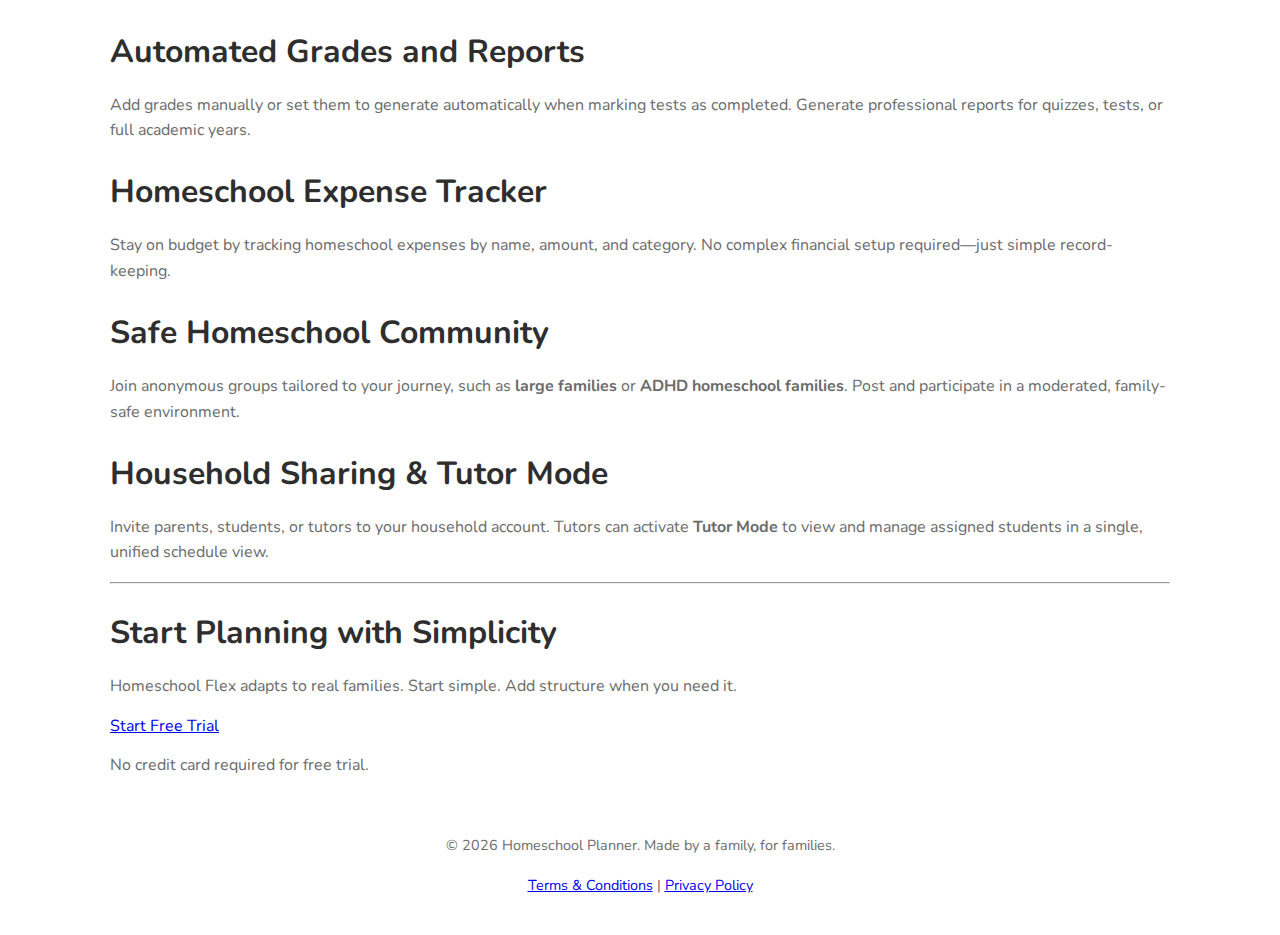
<file: homeschool-flex-overview.html>
<!DOCTYPE html>
<html lang="en">
<head>
<meta charset="UTF-8">
<meta name="viewport" content="width=device-width, initial-scale=1.0">
<title>How Homeschool Flex Works | Homeschool Planner Overview</title>
<meta name="description" content="See how Homeschool Flex works as a homeschool planner, attendance tracker, reporting tool, and curriculum organizer for flexible families.">
<link rel="canonical" href="https://homeschoolflex.com/homeschool-flex-overview.html">
<meta property="og:title" content="How Homeschool Flex Works">
<meta property="og:description" content="An overview of the Homeschool Flex planner, scheduling tools, attendance tracking, reporting, and family features.">
<meta property="og:type" content="article">
<meta property="og:url" content="https://homeschoolflex.com/homeschool-flex-overview.html">
<meta property="og:image" content="https://homeschoolflex.com/images/AppST.png">
<meta property="og:image:alt" content="Homeschool Flex planner overview">
<meta name="twitter:card" content="summary_large_image">
<meta name="twitter:title" content="How Homeschool Flex Works">
<meta name="twitter:description" content="An overview of the Homeschool Flex planner, scheduling tools, attendance tracking, reporting, and family features.">
<meta name="twitter:image" content="https://homeschoolflex.com/images/AppST.png">

<link rel="stylesheet" href="styles.css?v=1.2">
<link rel="icon" href="/favicon.ico" type="image/x-icon">
<link rel="icon" type="image/png" sizes="32x32" href="/favicon.png">
<link rel="apple-touch-icon" sizes="180x180" href="/apple-touch-icon.png">
</head>

<body>

  <div id="header"></div>

  <main class="container">

    <h1>How the Homeschool Flex Lesson Planner Works</h1>

    <p>
      Homeschool Flex is designed to be a <strong>simple homeschool app</strong> first and powerful second. 
      Whether you prefer fully manual tracking or a structured AI-assisted curriculum, our platform adapts to your unique teaching style.
    </p>
    <p>
      This overview explains how families use Homeschool Flex for lesson planning, attendance tracking, progress reporting, reading logs,
      and day-to-day homeschool record keeping.
    </p>

    <h2>Quick Setup: Start With Only the Basics</h2>
    <p>
      Adding a student requires only a name, age, and grade level. 
      With no forced schedules or required active days, you can begin organizing your year immediately without complex configuration.
    </p>

    <h2>Flexible Manual or Structured Scheduling</h2>

    <h3>Manual Lesson Scheduling</h3>
    <p>
      Perfect for "unschooling" or relaxed approaches: Select a student and subject, add your notes, and save. 
      The system still tracks grades and performance automatically.
    </p>

    <h3>Structured Curriculum Scheduling</h3>
    <p>
      For those who want a plan: Activate specific school days for each student and schedule entire workbooks at once. 
      Lessons are automatically placed only on your designated active school days.
    </p>

    <p>
      Learn more about detailed scheduling: 
      <a href="homeschool-scheduling-guide.html">Homeschool Scheduling Guide</a>
    </p>

    <h2>Manage Subjects and Workbooks</h2>

    <h3>Custom Subjects</h3>
    <p>
      Create subjects with just a name, category, and grade level. 
      Students and subjects do not have to match grade levels, allowing for <strong>personalized learning paths</strong>.
    </p>

    <h3>Digital Workbooks</h3>
    <p>
      Organize lessons, quizzes, and tests in order. Once created, a workbook can be scheduled across your entire school year with one click.
    </p>

    <p>
      Learn more: 
      <a href="subjects-and-workbooks.html">Subjects and Workbooks Guide</a>
    </p>

    <h2>AI Homeschool Scheduling & Rescheduling</h2>
    <p>
      Use our built-in <strong>Homeschool AI</strong> to create custom lesson schedules or adjust plans when life changes. 
      The AI respects your active school days and won't overwrite existing lessons.
    </p>

    <p>
      Example AI Prompts:
    </p>
    <ul>
      <li>“Schedule 20 math lessons for Jim starting next week.”</li>
      <li>“Jim is sick today. Move today’s lessons to Mondays.”</li>
    </ul>

    <p>
      Learn more: 
      <a href="ai-homeschool-scheduling.html">AI Scheduling Guide</a>
    </p>

    <h2>Accurate Attendance Tracking</h2>
    <p>
      Attendance is marked manually to ensure your <strong>homeschool compliance reports</strong> are 100% accurate. 
      You can update previous days easily to keep your records audit-ready.
    </p>

    <p>
      <a href="homeschool-attendance.html">Attendance Guide</a>
    </p>

    <h2>Homeschool Reading Log</h2>
    <p>
      Register books and log student reading progress in a simple, visual reading log to track literacy goals.
    </p>

    <h2>Automated Grades and Reports</h2>
    <p>
      Add grades manually or set them to generate automatically when marking tests as completed. 
      Generate professional reports for quizzes, tests, or full academic years.
    </p>

    <h2>Homeschool Expense Tracker</h2>
    <p>
      Stay on budget by tracking homeschool expenses by name, amount, and category. 
      No complex financial setup required—just simple record-keeping.
    </p>

    <h2>Safe Homeschool Community</h2>
    <p>
      Join anonymous groups tailored to your journey, such as <strong>large families</strong> or <strong>ADHD homeschool families</strong>. 
      Post and participate in a moderated, family-safe environment.
    </p>

    <h2>Household Sharing & Tutor Mode</h2>
    <p>
      Invite parents, students, or tutors to your household account. 
      Tutors can activate <strong>Tutor Mode</strong> to view and manage assigned students in a single, unified schedule view.
    </p>

    <hr>

    <h2>Start Planning with Simplicity</h2>
    <p>
      Homeschool Flex adapts to real families. 
      Start simple. Add structure when you need it.
    </p>

    <a href="pricing.html" class="cta-button">Start Free Trial</a>
    <p class="no-card-note">No credit card required for free trial.</p>

  </main>

  <div id="footer"></div>

<script src="main.js?v=1.2"></script>

</body>
</html>
</file>
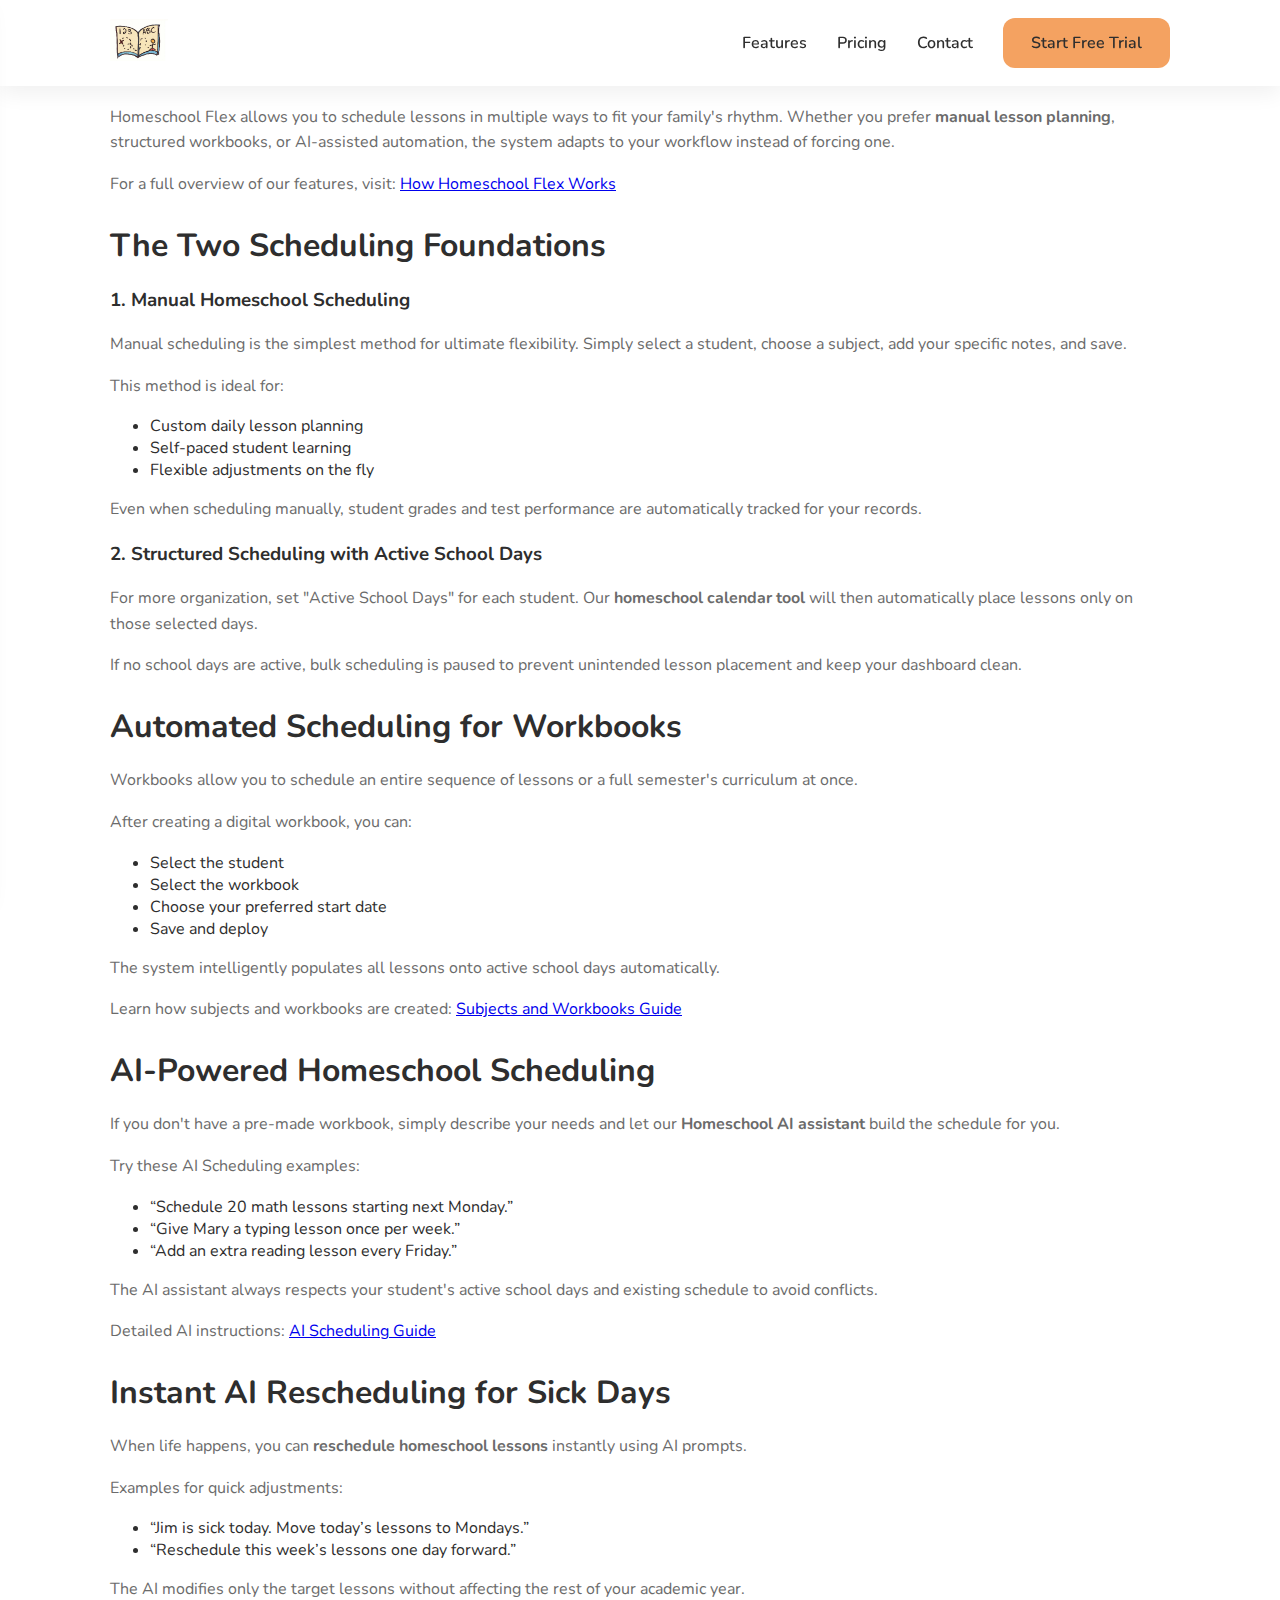
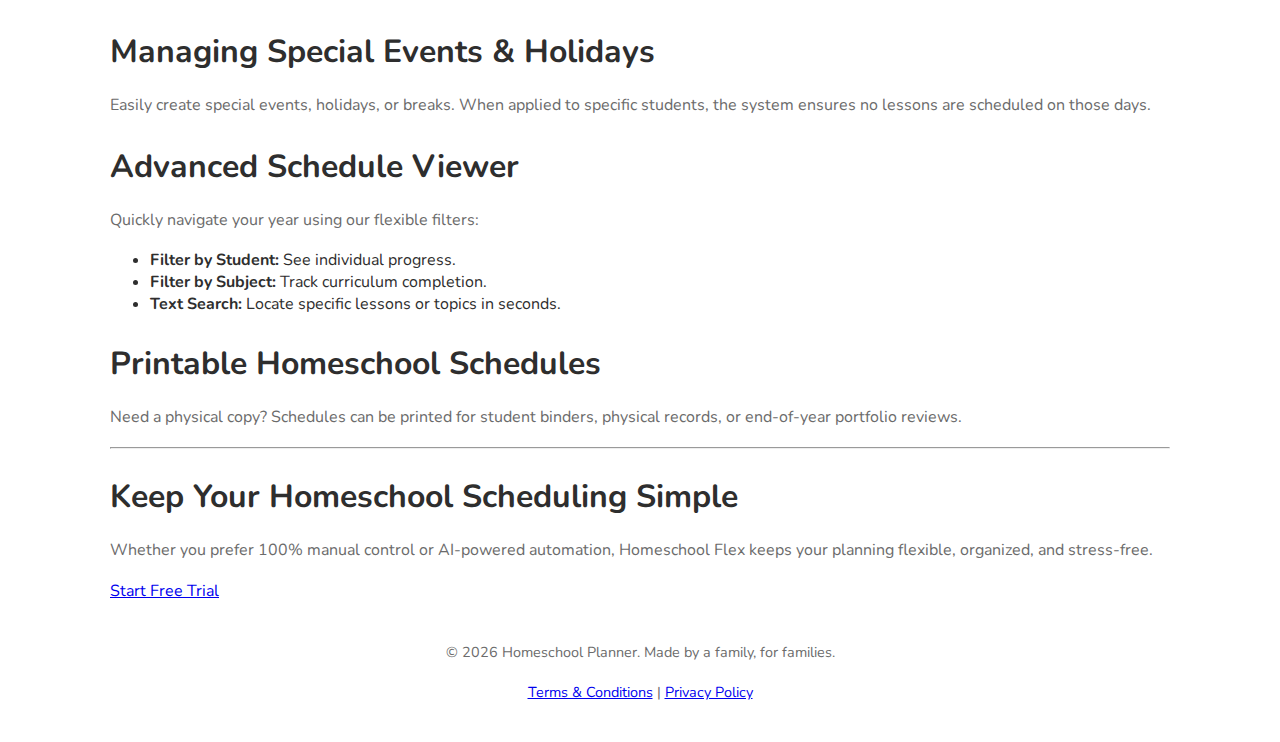
<file: homeschool-scheduling-guide.html>
<!DOCTYPE html>
<html lang="en">
<head>
<meta charset="UTF-8">
<meta name="viewport" content="width=device-width, initial-scale=1.0">
<title>Homeschool Scheduling Guide | Lesson Planning for Families</title>
<meta name="description" content="Learn how to schedule homeschool lessons manually, with workbooks, or with AI in Homeschool Flex. Build flexible plans that fit your family.">
<link rel="canonical" href="https://homeschoolflex.com/homeschool-scheduling-guide.html">
<meta property="og:title" content="Homeschool Scheduling Guide">
<meta property="og:description" content="Manual, workbook-based, and AI-assisted homeschool lesson planning with Homeschool Flex.">
<meta property="og:type" content="article">
<meta property="og:url" content="https://homeschoolflex.com/homeschool-scheduling-guide.html">
<meta property="og:image" content="https://homeschoolflex.com/images/AppST.png">
<meta property="og:image:alt" content="Homeschool Flex scheduling guide">
<meta name="twitter:card" content="summary_large_image">
<meta name="twitter:title" content="Homeschool Scheduling Guide">
<meta name="twitter:description" content="Manual, workbook-based, and AI-assisted homeschool lesson planning with Homeschool Flex.">
<meta name="twitter:image" content="https://homeschoolflex.com/images/AppST.png">

<link rel="stylesheet" href="styles.css?v=1.2">
<link rel="icon" href="/favicon.ico" type="image/x-icon">
<link rel="icon" type="image/png" sizes="32x32" href="/favicon.png">
<link rel="apple-touch-icon" sizes="180x180" href="/apple-touch-icon.png">
</head>

<body>

  <div id="header"></div>

  <main class="container">

    <h1>Homeschool Scheduling & Lesson Planning Guide</h1>

    <p>
      Homeschool Flex allows you to schedule lessons in multiple ways to fit your family's rhythm. 
      Whether you prefer <strong>manual lesson planning</strong>, structured workbooks, or AI-assisted automation, 
      the system adapts to your workflow instead of forcing one.
    </p>

    <p>
      For a full overview of our features, visit: 
      <a href="homeschool-flex-overview.html">How Homeschool Flex Works</a>
    </p>

    <h2>The Two Scheduling Foundations</h2>

    <h3>1. Manual Homeschool Scheduling</h3>
    <p>
      Manual scheduling is the simplest method for ultimate flexibility. 
      Simply select a student, choose a subject, add your specific notes, and save.
    </p>

    <p>
      This method is ideal for:
    </p>

    <ul>
      <li>Custom daily lesson planning</li>
      <li>Self-paced student learning</li>
      <li>Flexible adjustments on the fly</li>
    </ul>

    <p>
      Even when scheduling manually, student grades and test performance are automatically tracked for your records.
    </p>

    <h3>2. Structured Scheduling with Active School Days</h3>
    <p>
      For more organization, set "Active School Days" for each student. 
      Our <strong>homeschool calendar tool</strong> will then automatically place lessons only on those selected days.
    </p>

    <p>
      If no school days are active, bulk scheduling is paused to prevent unintended lesson placement and keep your dashboard clean.
    </p>

    <h2>Automated Scheduling for Workbooks</h2>

    <p>
      Workbooks allow you to schedule an entire sequence of lessons or a full semester's curriculum at once.
    </p>

    <p>
      After creating a digital workbook, you can:
    </p>

    <ul>
      <li>Select the student</li>
      <li>Select the workbook</li>
      <li>Choose your preferred start date</li>
      <li>Save and deploy</li>
    </ul>

    <p>
      The system intelligently populates all lessons onto active school days automatically.
    </p>

    <p>
      Learn how subjects and workbooks are created: 
      <a href="subjects-and-workbooks.html">Subjects and Workbooks Guide</a>
    </p>

    <h2>AI-Powered Homeschool Scheduling</h2>

    <p>
      If you don't have a pre-made workbook, simply describe your needs and let our <strong>Homeschool AI assistant</strong> build the schedule for you.
    </p>

    <p>Try these AI Scheduling examples:</p>

    <ul>
      <li>“Schedule 20 math lessons starting next Monday.”</li>
      <li>“Give Mary a typing lesson once per week.”</li>
      <li>“Add an extra reading lesson every Friday.”</li>
    </ul>

    <p>
      The AI assistant always respects your student's active school days and existing schedule to avoid conflicts.
    </p>

    <p>
      Detailed AI instructions: 
      <a href="ai-homeschool-scheduling.html">AI Scheduling Guide</a>
    </p>

    <h2>Instant AI Rescheduling for Sick Days</h2>

    <p>
      When life happens, you can <strong>reschedule homeschool lessons</strong> instantly using AI prompts.
    </p>

    <p>Examples for quick adjustments:</p>

    <ul>
      <li>“Jim is sick today. Move today’s lessons to Mondays.”</li>
      <li>“Reschedule this week’s lessons one day forward.”</li>
    </ul>

    <p>
      The AI modifies only the target lessons without affecting the rest of your academic year.
    </p>

    <h2>Managing Special Events & Holidays</h2>

    <p>
      Easily create special events, holidays, or breaks. When applied to specific students, 
      the system ensures no lessons are scheduled on those days.
    </p>

    <h2>Advanced Schedule Viewer</h2>

    <p>
      Quickly navigate your year using our flexible filters:
    </p>

    <ul>
      <li><strong>Filter by Student:</strong> See individual progress.</li>
      <li><strong>Filter by Subject:</strong> Track curriculum completion.</li>
      <li><strong>Text Search:</strong> Locate specific lessons or topics in seconds.</li>
    </ul>

    <h2>Printable Homeschool Schedules</h2>

    <p>
      Need a physical copy? Schedules can be printed for student binders, 
      physical records, or end-of-year portfolio reviews.
    </p>

    <hr>

    <h2>Keep Your Homeschool Scheduling Simple</h2>

    <p>
      Whether you prefer 100% manual control or AI-powered automation, 
      Homeschool Flex keeps your planning flexible, organized, and stress-free.
    </p>

    <a href="pricing.html" class="cta-button">Start Free Trial</a>

  </main>

  <div id="footer"></div>

<script src="main.js?v=1.2"></script>

</body>
</html>
</file>
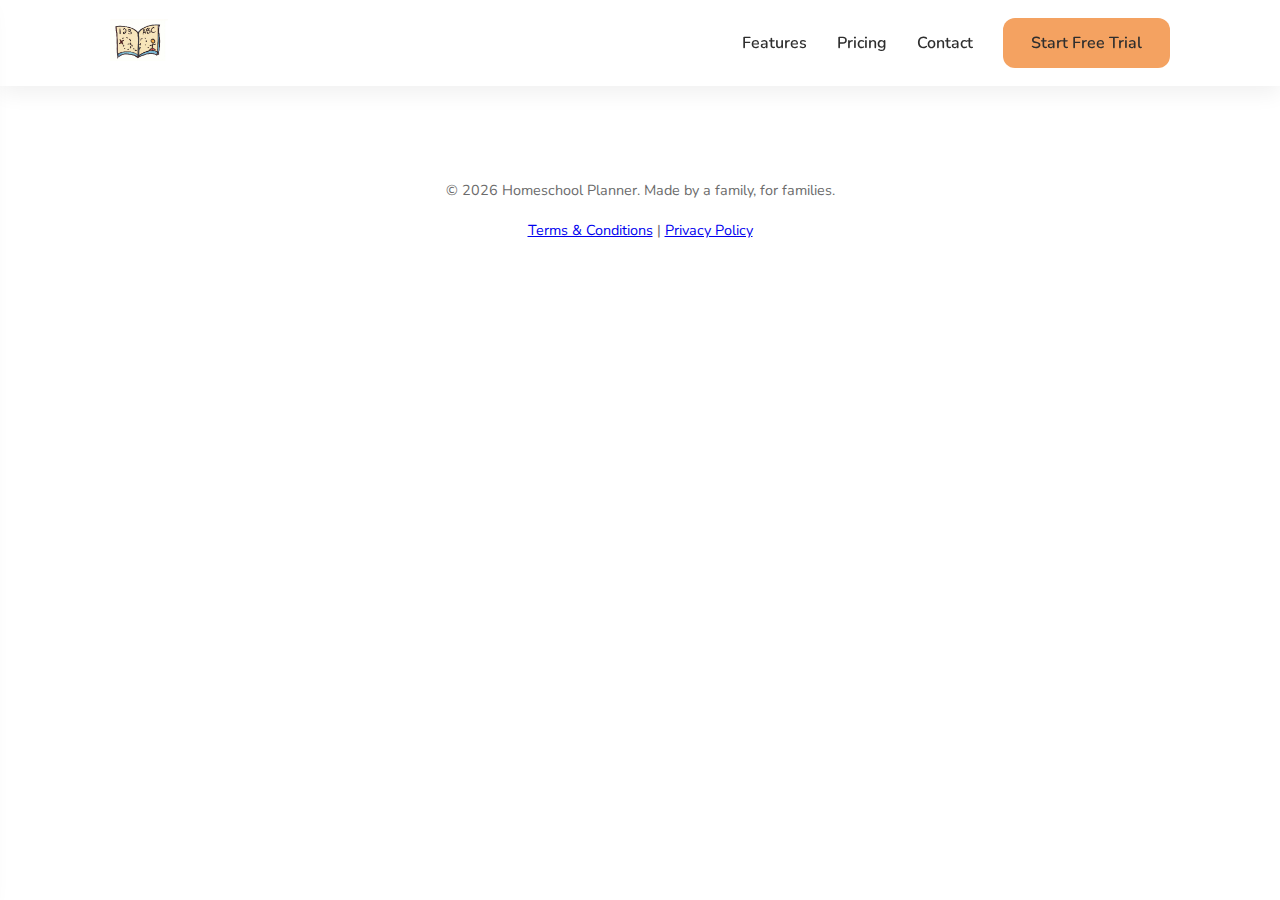
<file: keeping-records-is-hard.html>
<!DOCTYPE html>
<html lang="en">
<head>
<meta charset="UTF-8">
<meta name="viewport" content="width=device-width, initial-scale=1.0">
<title>Keeping Record of What Has Been Completed and Graded Is Hard | Homeschool Flex</title>
<meta name="description" content="">
<link rel="canonical" href="https://homeschoolflex.com/keeping-records-is-hard.html">
<meta property="og:title" content="Keeping Record of What Has Been Completed and Graded Is Hard | Homeschool Flex">
<meta property="og:description" content="">
<meta property="og:type" content="website">
<meta property="og:url" content="https://homeschoolflex.com/keeping-records-is-hard.html">
<meta property="og:image" content="https://homeschoolflex.com/images/AppST.png">
<meta property="og:image:alt" content="Homeschool Flex dashboard">
<meta name="twitter:card" content="summary_large_image">
<meta name="twitter:title" content="Keeping Record of What Has Been Completed and Graded Is Hard | Homeschool Flex">
<meta name="twitter:description" content="">
<meta name="twitter:image" content="https://homeschoolflex.com/images/AppST.png">
<link rel="stylesheet" href="styles.css?v=1.2">
<link rel="icon" href="/favicon.ico" type="image/x-icon">
<link rel="icon" type="image/png" sizes="32x32" href="/favicon.png">
<link rel="apple-touch-icon" sizes="180x180" href="/apple-touch-icon.png">
</head>

<!-- Google tag (gtag.js) -->
<script async src="https://www.googletagmanager.com/gtag/js?id=G-HS7JVKZKE5"></script>
<script>
  window.dataLayer = window.dataLayer || [];
  function gtag(){dataLayer.push(arguments);} 
  gtag('js', new Date());

  gtag('config', 'G-HS7JVKZKE5');
</script>

<body>

<!-- HEADER LOAD -->
<div id="header"></div>

<main>
  <section class="container" style="padding-top:140px;">
    <!-- Blank page content placeholder -->
  </section>
</main>

<!-- FOOTER LOAD -->
<div id="footer"></div>

<script src="main.js?v=1.2"></script>

</body>
</html>
</file>
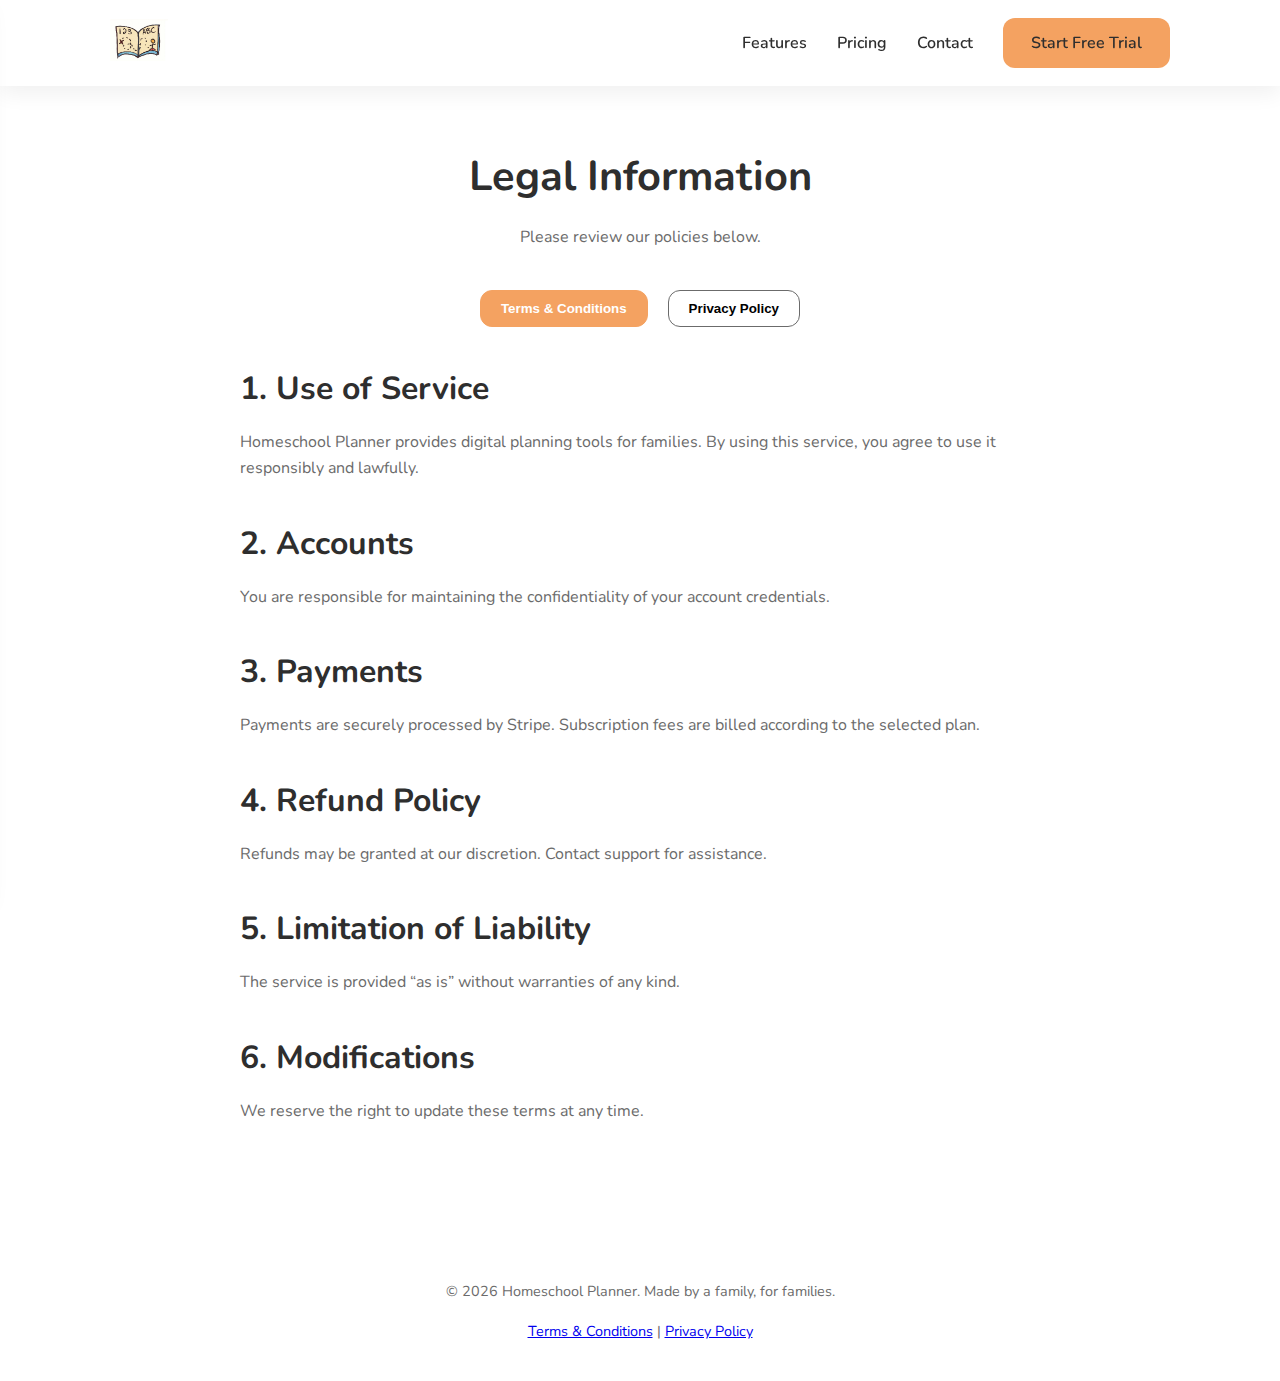
<file: legal.html>
<!DOCTYPE html>
<html lang="en">
<head>
  <meta charset="UTF-8">
  <meta name="viewport" content="width=device-width, initial-scale=1.0">
  <title>Legal | Homeschool Planner</title>

  <!-- Main Styles -->
  <link rel="stylesheet" href="/styles.css">
</head>

<body>

  <!-- Header loads from main.js -->
  <div id="header"></div>

  <section class="container hero fade-in" style="text-align:center;">
    
    <h1>Legal Information</h1>
    <p>Please review our policies below.</p>

    <!-- Toggle Buttons -->
    <div class="legal-toggle">
      <button id="termsBtn" class="legal-button active">
        Terms & Conditions
      </button>
      <button id="privacyBtn" class="legal-button">
        Privacy Policy
      </button>
    </div>

    <!-- TERMS -->
    <div id="termsContent" class="legal-content">

      <h2>1. Use of Service</h2>
      <p>
        Homeschool Planner provides digital planning tools for families.
        By using this service, you agree to use it responsibly and lawfully.
      </p>

      <h2>2. Accounts</h2>
      <p>
        You are responsible for maintaining the confidentiality of your account credentials.
      </p>

      <h2>3. Payments</h2>
      <p>
        Payments are securely processed by Stripe.
        Subscription fees are billed according to the selected plan.
      </p>

      <h2>4. Refund Policy</h2>
      <p>
        Refunds may be granted at our discretion. Contact support for assistance.
      </p>

      <h2>5. Limitation of Liability</h2>
      <p>
        The service is provided “as is” without warranties of any kind.
      </p>

      <h2>6. Modifications</h2>
      <p>
        We reserve the right to update these terms at any time.
      </p>

    </div>

    <!-- PRIVACY -->
    <div id="privacyContent" class="legal-content hidden">

      <h2>1. Information We Collect</h2>
      <p>
        We collect information such as name and email when you create an account.
      </p>

      <h2>2. Payment Information</h2>
      <p>
        Payment details are handled securely by Stripe.
        We do not store credit card information.
      </p>

      <h2>3. Use of Information</h2>
      <p>
        We use collected data to provide and improve our services.
      </p>

      <h2>4. Data Security</h2>
      <p>
        We implement reasonable safeguards to protect your information.
      </p>

      <h2>5. Third-Party Services</h2>
      <p>
        We may use trusted third-party providers to operate our platform.
      </p>

      <h2>6. Your Rights</h2>
      <p>
        You may request access, correction, or deletion of your personal data.
      </p>

    </div>

  </section>

  <!-- Footer loads from main.js -->
  <div id="footer"></div>

  <!-- Main JS -->
  <script src="/main.js"></script>

  <!-- Toggle Script -->
  <script>
    const termsBtn = document.getElementById("termsBtn");
    const privacyBtn = document.getElementById("privacyBtn");
    const termsContent = document.getElementById("termsContent");
    const privacyContent = document.getElementById("privacyContent");

    termsBtn.addEventListener("click", () => {
      termsBtn.classList.add("active");
      privacyBtn.classList.remove("active");
      termsContent.classList.remove("hidden");
      privacyContent.classList.add("hidden");
    });

    privacyBtn.addEventListener("click", () => {
      privacyBtn.classList.add("active");
      termsBtn.classList.remove("active");
      privacyContent.classList.remove("hidden");
      termsContent.classList.add("hidden");
    });
  </script>

</body>
</html>
</file>
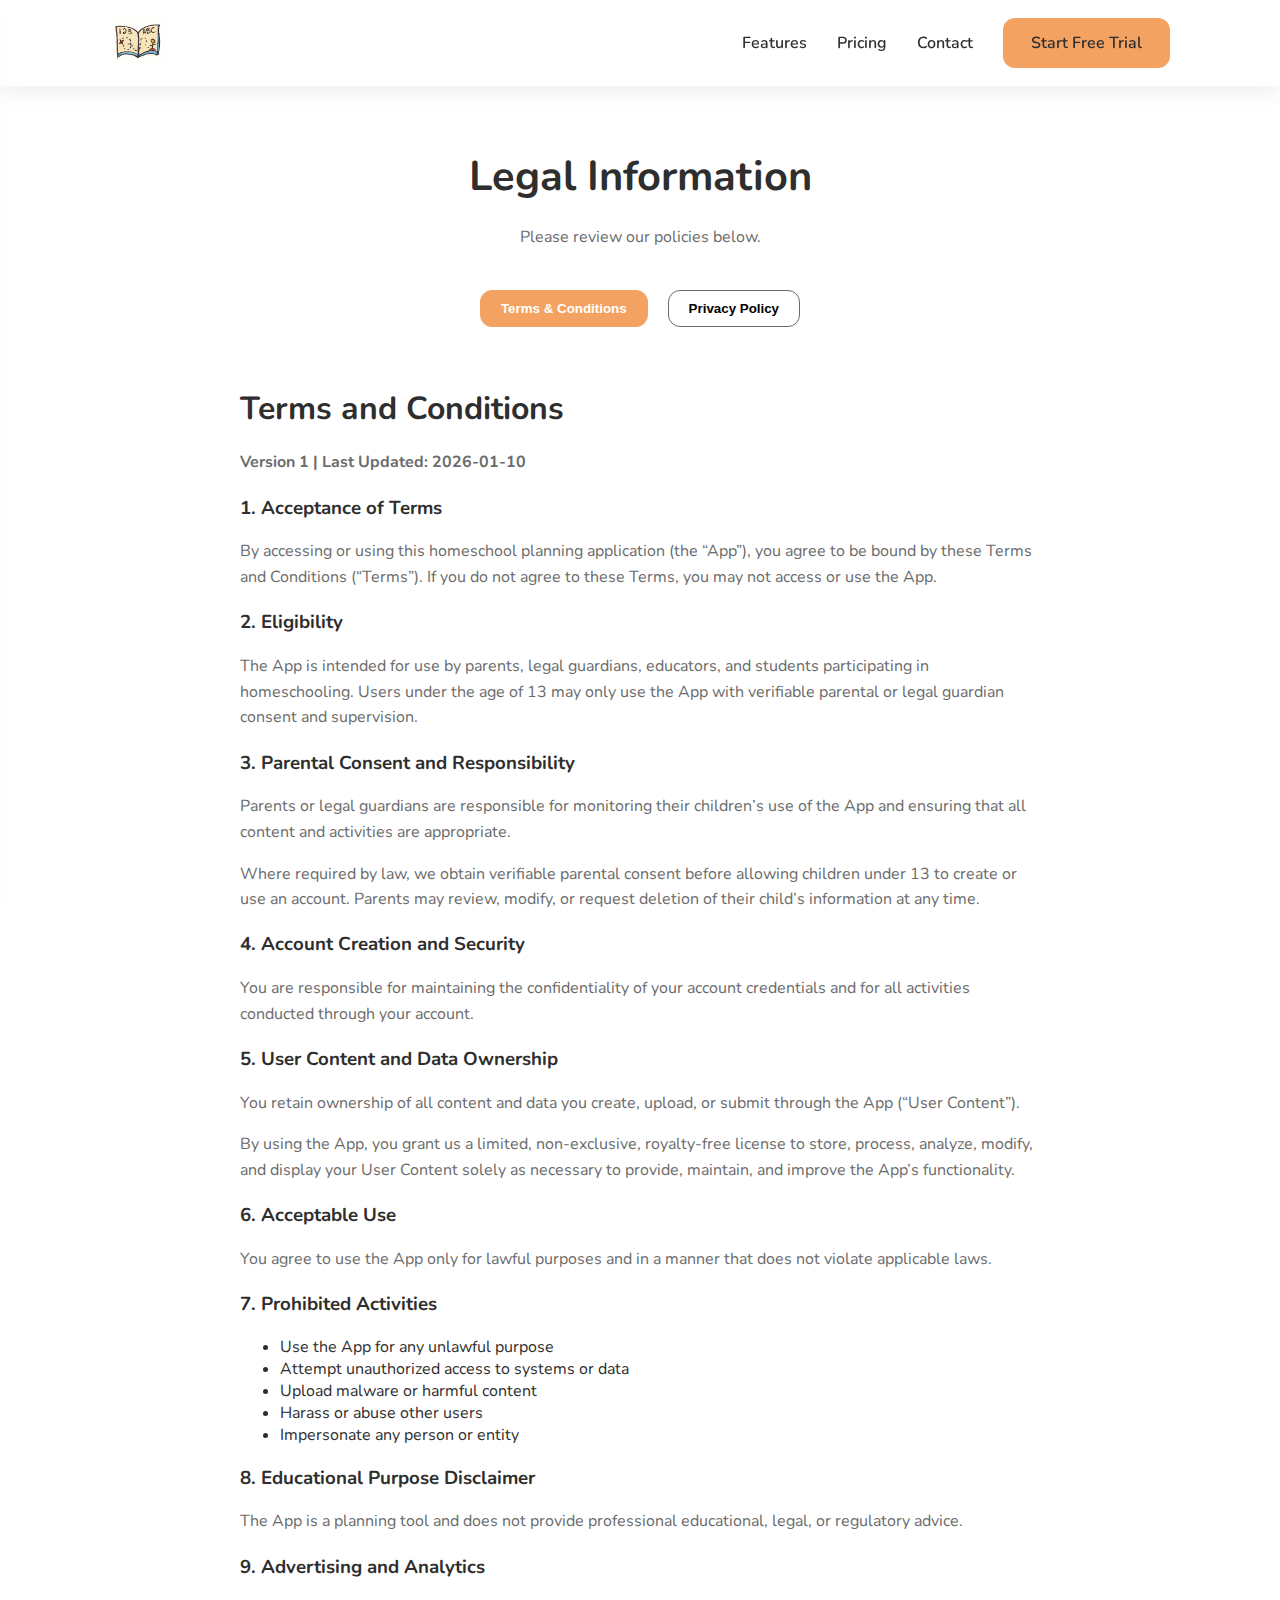
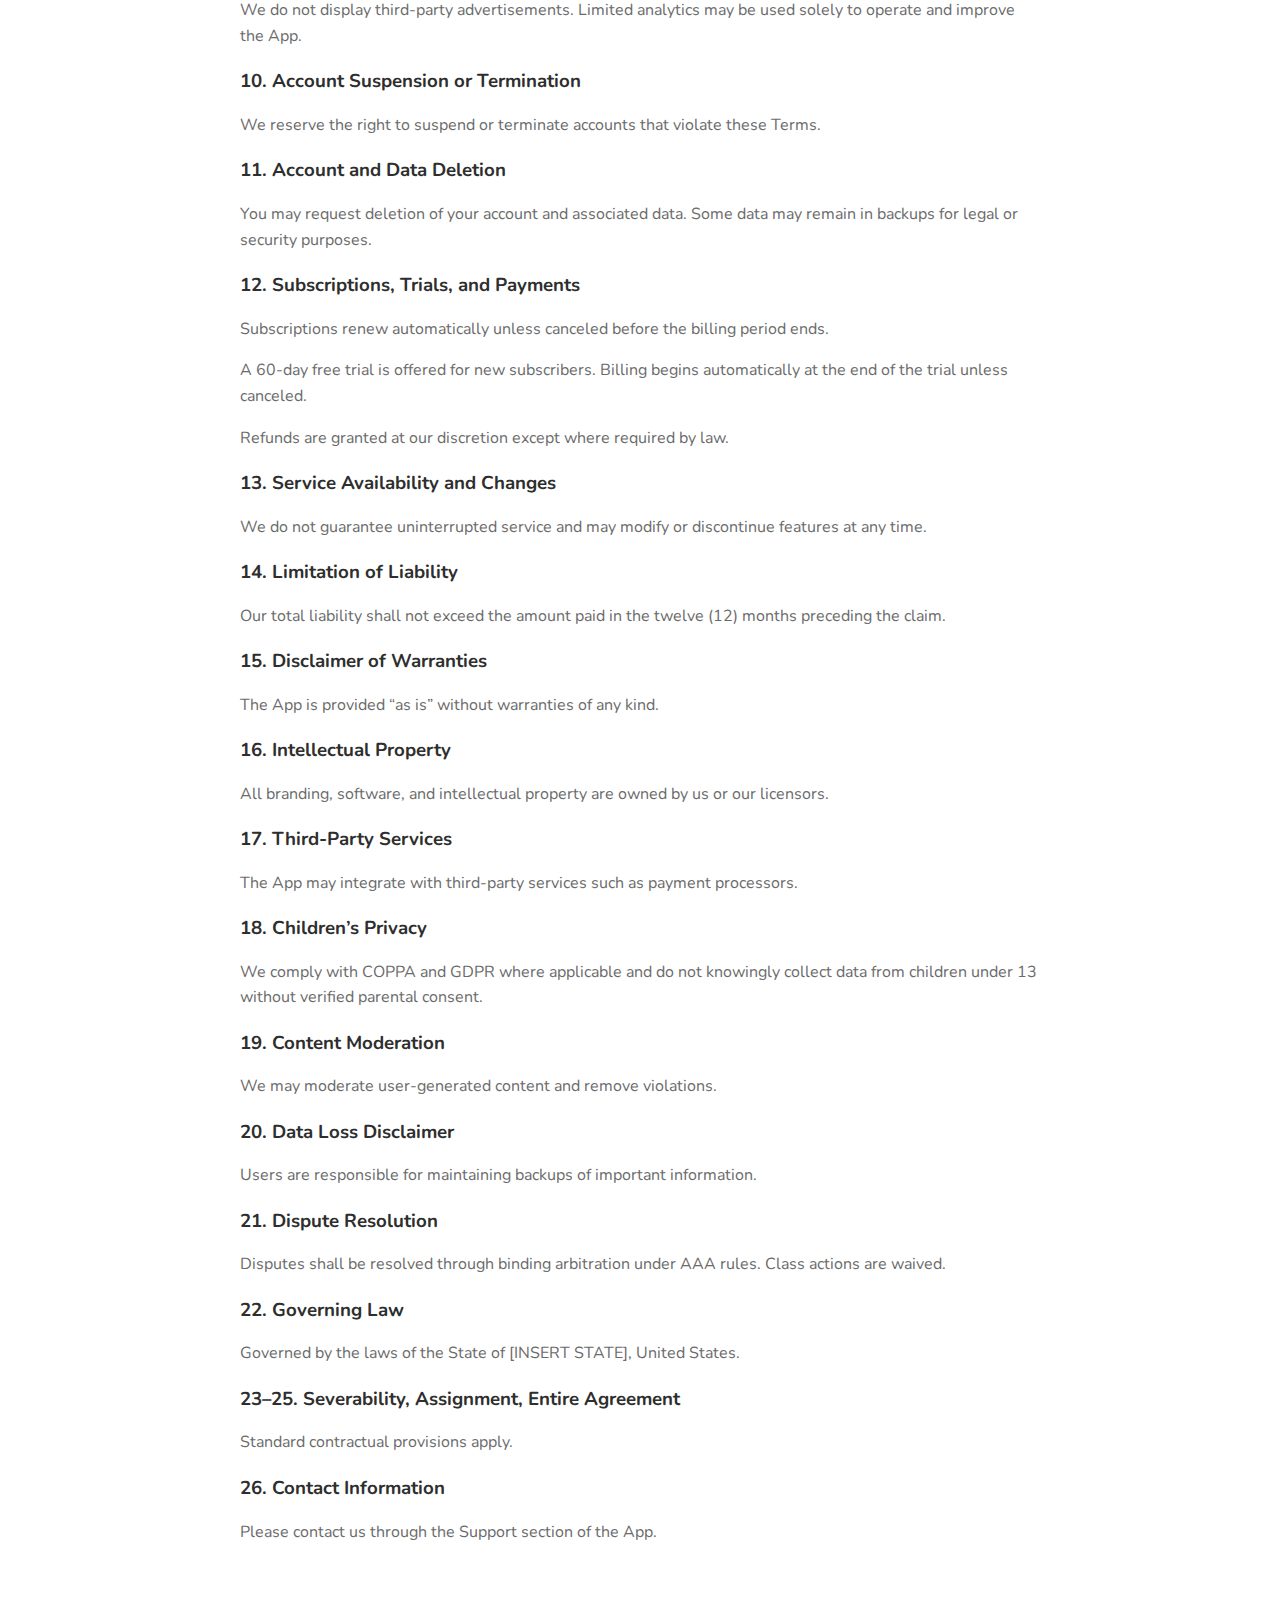
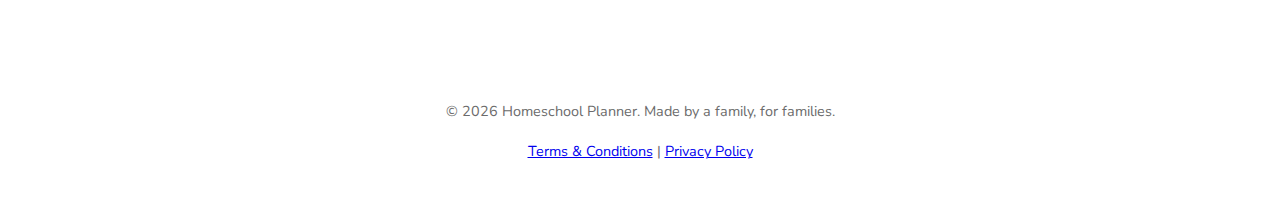
<file: legal_1.html>
<!DOCTYPE html>
<html lang="en">
<head>
  <meta charset="UTF-8">
  <meta name="viewport" content="width=device-width, initial-scale=1.0">
  <title>Legal | Homeschool Planner</title>

  <link rel="stylesheet" href="styles.css?v=1.1">
</head>

<body>

<div id="header"></div>

<section class="container hero fade-in" style="text-align:center;">

  <h1>Legal Information</h1>
  <p>Please review our policies below.</p>

  <div class="legal-toggle">
    <button id="termsBtn" class="legal-button active">
      Terms & Conditions
    </button>
    <button id="privacyBtn" class="legal-button">
      Privacy Policy
    </button>
  </div>

  <!-- ================= TERMS ================= -->
  <div id="termsContent" class="legal-content" style="text-align:left; margin-top:60px;">

    <h2>Terms and Conditions</h2>
    <p><strong>Version 1 | Last Updated: 2026-01-10</strong></p>

    <h3>1. Acceptance of Terms</h3>
    <p>By accessing or using this homeschool planning application (the “App”), you agree to be bound by these Terms and Conditions (“Terms”). If you do not agree to these Terms, you may not access or use the App.</p>

    <h3>2. Eligibility</h3>
    <p>The App is intended for use by parents, legal guardians, educators, and students participating in homeschooling. Users under the age of 13 may only use the App with verifiable parental or legal guardian consent and supervision.</p>

    <h3>3. Parental Consent and Responsibility</h3>
    <p>Parents or legal guardians are responsible for monitoring their children’s use of the App and ensuring that all content and activities are appropriate.</p>
    <p>Where required by law, we obtain verifiable parental consent before allowing children under 13 to create or use an account. Parents may review, modify, or request deletion of their child’s information at any time.</p>

    <h3>4. Account Creation and Security</h3>
    <p>You are responsible for maintaining the confidentiality of your account credentials and for all activities conducted through your account.</p>

    <h3>5. User Content and Data Ownership</h3>
    <p>You retain ownership of all content and data you create, upload, or submit through the App (“User Content”).</p>
    <p>By using the App, you grant us a limited, non-exclusive, royalty-free license to store, process, analyze, modify, and display your User Content solely as necessary to provide, maintain, and improve the App’s functionality.</p>

    <h3>6. Acceptable Use</h3>
    <p>You agree to use the App only for lawful purposes and in a manner that does not violate applicable laws.</p>

    <h3>7. Prohibited Activities</h3>
    <ul>
      <li>Use the App for any unlawful purpose</li>
      <li>Attempt unauthorized access to systems or data</li>
      <li>Upload malware or harmful content</li>
      <li>Harass or abuse other users</li>
      <li>Impersonate any person or entity</li>
    </ul>

    <h3>8. Educational Purpose Disclaimer</h3>
    <p>The App is a planning tool and does not provide professional educational, legal, or regulatory advice.</p>

    <h3>9. Advertising and Analytics</h3>
    <p>We do not display third-party advertisements. Limited analytics may be used solely to operate and improve the App.</p>

    <h3>10. Account Suspension or Termination</h3>
    <p>We reserve the right to suspend or terminate accounts that violate these Terms.</p>

    <h3>11. Account and Data Deletion</h3>
    <p>You may request deletion of your account and associated data. Some data may remain in backups for legal or security purposes.</p>

    <h3>12. Subscriptions, Trials, and Payments</h3>
    <p>Subscriptions renew automatically unless canceled before the billing period ends.</p>
    <p>A 60-day free trial is offered for new subscribers. Billing begins automatically at the end of the trial unless canceled.</p>
    <p>Refunds are granted at our discretion except where required by law.</p>

    <h3>13. Service Availability and Changes</h3>
    <p>We do not guarantee uninterrupted service and may modify or discontinue features at any time.</p>

    <h3>14. Limitation of Liability</h3>
    <p>Our total liability shall not exceed the amount paid in the twelve (12) months preceding the claim.</p>

    <h3>15. Disclaimer of Warranties</h3>
    <p>The App is provided “as is” without warranties of any kind.</p>

    <h3>16. Intellectual Property</h3>
    <p>All branding, software, and intellectual property are owned by us or our licensors.</p>

    <h3>17. Third-Party Services</h3>
    <p>The App may integrate with third-party services such as payment processors.</p>

    <h3>18. Children’s Privacy</h3>
    <p>We comply with COPPA and GDPR where applicable and do not knowingly collect data from children under 13 without verified parental consent.</p>

    <h3>19. Content Moderation</h3>
    <p>We may moderate user-generated content and remove violations.</p>

    <h3>20. Data Loss Disclaimer</h3>
    <p>Users are responsible for maintaining backups of important information.</p>

    <h3>21. Dispute Resolution</h3>
    <p>Disputes shall be resolved through binding arbitration under AAA rules. Class actions are waived.</p>

    <h3>22. Governing Law</h3>
    <p>Governed by the laws of the State of [INSERT STATE], United States.</p>

    <h3>23–25. Severability, Assignment, Entire Agreement</h3>
    <p>Standard contractual provisions apply.</p>

    <h3>26. Contact Information</h3>
    <p>Please contact us through the Support section of the App.</p>

  </div>

  <!-- ================= PRIVACY ================= -->
  <div id="privacyContent" class="legal-content hidden" style="text-align:left; margin-top:60px;">

    <h2>Privacy Policy</h2>
    <p><strong>Last Updated: January 9, 2026</strong></p>

    <h3>1. Introduction</h3>
    <p>This Privacy Policy explains how we collect and safeguard your information.</p>

    <h3>2. Information We Collect</h3>
    <ul>
      <li>Account information (name, email)</li>
      <li>Student records and lesson plans</li>
      <li>Grades and progress tracking</li>
      <li>Community posts and messages</li>
    </ul>

    <h3>3. How We Use Information</h3>
    <ul>
      <li>Provide and improve services</li>
      <li>Process subscriptions and payments</li>
      <li>Respond to support inquiries</li>
      <li>Prevent fraud or illegal activity</li>
    </ul>

    <h3>4. Children's Privacy</h3>
    <p>We comply with COPPA and do not knowingly collect information from children under 13 without parental consent.</p>

    <h3>5. Data Sharing</h3>
    <p>We do not sell personal information. Data may be shared with service providers such as payment processors.</p>

    <h3>6. Data Security</h3>
    <p>We implement appropriate safeguards but cannot guarantee absolute security.</p>

    <h3>7. Data Retention</h3>
    <p>Data is retained while accounts are active or as required by law.</p>

    <h3>8. Your Rights</h3>
    <ul>
      <li>Access and update your data</li>
      <li>Request deletion</li>
      <li>Export data</li>
      <li>Withdraw consent</li>
    </ul>

    <h3>9. Cookies</h3>
    <p>We use essential cookies only. No advertising trackers.</p>

    <h3>10. Third-Party Services</h3>
    <p>Stripe handles payment processing.</p>

    <h3>11. International Transfers</h3>
    <p>Data may be processed outside your country with appropriate safeguards.</p>

    <h3>12. Policy Updates</h3>
    <p>We may update this policy and revise the “Last Updated” date.</p>

    <h3>13. Contact</h3>
    <p>Please contact us through the Support section of the App.</p>

  </div>

</section>

<div id="footer"></div>

<script src="/main.js?v=1.1"></script>

<script>
  const termsBtn = document.getElementById("termsBtn");
  const privacyBtn = document.getElementById("privacyBtn");
  const termsContent = document.getElementById("termsContent");
  const privacyContent = document.getElementById("privacyContent");

  termsBtn.addEventListener("click", () => {
    termsBtn.classList.add("active");
    privacyBtn.classList.remove("active");
    termsContent.classList.remove("hidden");
    privacyContent.classList.add("hidden");
  });

  privacyBtn.addEventListener("click", () => {
    privacyBtn.classList.add("active");
    termsBtn.classList.remove("active");
    privacyContent.classList.remove("hidden");
    termsContent.classList.add("hidden");
  });
</script>

</body>
</html>
</file>
<file: styles.css>
/* ============================= */
/* ==== EDIT DESIGN SYSTEM ==== */
/* ============================= */
:root {
  --color-bg: #ffffff;
  --color-section-warm: #F8F4EE;
  --color-primary: #F4A261;
  --color-primary-hover: #E76F51;
  --color-text: #2E2E2E;
  --color-text-muted: #6B6B6B;

  --radius-large: 18px;
  --radius-medium: 12px;
  --radius-small: 8px;

  --shadow-soft: 0 8px 20px rgba(0,0,0,0.06);
  --max-width: 1100px;
}

/* GLOBAL */
* { box-sizing: border-box; }

body {
  margin: 0;
  font-family: 'Nunito', sans-serif;
  background: var(--color-bg);
  color: var(--color-text);
}

.container {
  max-width: var(--max-width);
  margin: 0 auto;
  padding: 0 20px;
}


h1 { font-size: 2.6rem; margin-bottom: 20px; }
h2 { font-size: 2rem; margin-bottom: 20px; }
p { color: var(--color-text-muted); line-height: 1.6; }

.btn-primary {
  display: inline-block;
  padding: 14px 28px;
  background: var(--color-primary);
  color: white;
  text-decoration: none;
  border-radius: var(--radius-medium);
  font-weight: 600;
  transition: 0.2s ease;
}

.btn-primary:hover {
  background: var(--color-primary-hover);
}

/* NAVBAR */
.navbar {
  position: fixed;
  width: 100%;
  top: 0;
  background: white;
  box-shadow: var(--shadow-soft);
  z-index: 1000;
}

.nav-inner {
  max-width: var(--max-width);
  margin: auto;
  display: flex;
  justify-content: space-between;
  align-items: center;
  padding: 18px 20px;
}

.nav-links {
  display: flex;
  gap: 30px;
  align-items: center;
}

.nav-links a {
  text-decoration: none;
  color: var(--color-text);
  font-weight: 600;
}

.hamburger {
  display: none;
  font-size: 24px;
  cursor: pointer;
}

/* MOBILE MENU */
.mobile-menu {
  position: fixed;
  top: 0;
  left: -260px;
  width: 250px;
  height: 100%;
  background: white;
  box-shadow: var(--shadow-soft);
  padding: 40px 20px;
  transition: 0.3s ease;
  z-index: 2000;
}

.mobile-menu.active { left: 0; }

.mobile-menu a {
  display: block;
  margin-bottom: 20px;
  text-decoration: none;
  color: var(--color-text);
  font-weight: 600;
}

/* FADE */
.fade-in {
  opacity: 0;
  transform: translateY(30px);
  transition: all 0.8s ease;
}

.fade-in.visible {
  opacity: 1;
  transform: translateY(0);
}

/* RESPONSIVE */
@media(max-width: 900px) {
  .nav-links { display: none; }
  .hamburger { display: block; }
}


/* SCREENSHOT STYLE */
.screenshot-container {
    width: 100%;
    max-width: 1100px;
    padding: 0 20px;
    text-align: center;
}

.screenshot-container img {
    width: 100%;
    height: auto;
    border-radius: 12px;
    box-shadow: 0 20px 40px rgba(0,0,0,0.15);
}

/* ============================= */
/* HERO SECTION                  */
/* ============================= */

.hero {
    padding-top: 120px;
    padding-bottom: 100px;
}

.hero-grid {
    display: grid;
    grid-template-columns: 1fr 1fr;
    gap: 60px;
    align-items: center;
}

/* Left side */
.hero-content h1 {
    margin-bottom: 20px;
}

.hero-content p {
    margin-bottom: 30px;
    font-size: 1.1rem;
    line-height: 1.6;
}

/* Right side card */
.hero-card {
    background: var(--color-section-warm);
    border-radius: var(--radius-large);
    box-shadow: var(--shadow-soft);
    padding: 30px;
    text-align: center;
}

/* ============================= */
/* RESPONSIVE                    */
/* ============================= */

@media (max-width: 768px) {

    .hero {
        padding-top: 110px;
        padding-bottom: 60px;
    }

    .hero-grid {
        grid-template-columns: 1fr;
        gap: 40px;
        text-align: center;
    }

    .hero-content p {
        font-size: 1rem;
    }

}



/* ============================= */
/* LEGAL PAGE                    */
/* ============================= */

.legal-toggle {
  display: flex;
  justify-content: center;
  gap: 20px;
  margin: 40px 0;
  flex-wrap: wrap;
}

.legal-button {
  padding: 10px 20px;
  border-radius: var(--radius-medium);
  border: 1px solid var(--color-text-muted);
  background: white;
  cursor: pointer;
  font-weight: 600;
  transition: 0.2s ease;
}

.legal-button.active {
  background: var(--color-primary);
  color: white;
  border-color: var(--color-primary);
}

.legal-content {
  max-width: 800px;
  margin: 0 auto;
  text-align: left;
}

.legal-content h2 {
  margin-top: 40px;
}

.hidden {
  display: none;
}


/* ===== Active Nav Link ===== */
.nav-links a.active,
.mobile-menu a.active {
  position: relative;
  font-weight: 700;
  color: #2e7d32; /* Adjust to your brand color */
}

.nav-links a.active::after,
.mobile-menu a.active::after {
  content: "";
  position: absolute;
  bottom: -6px;
  left: 0;
  width: 100%;
  height: 3px;
  background-color: #2e7d32; /* Same brand color */
  border-radius: 2px;
}
</file>
